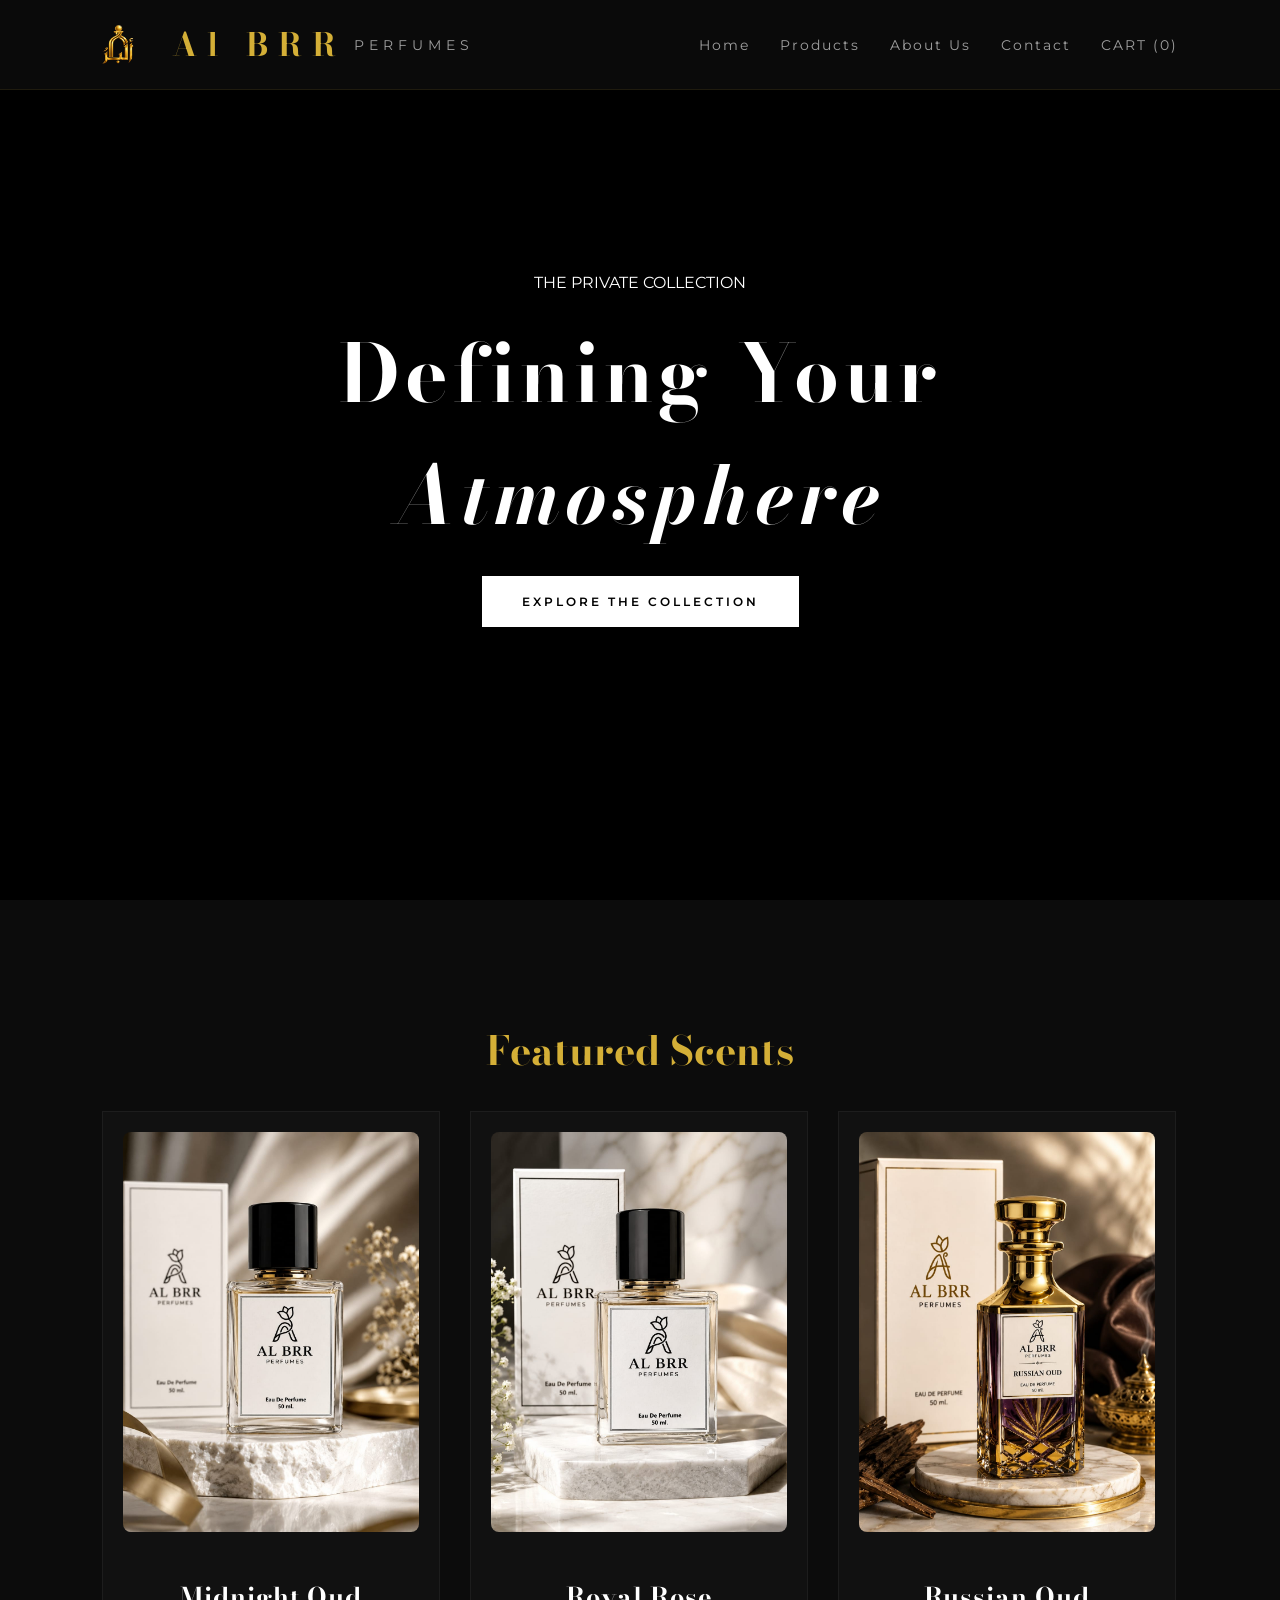
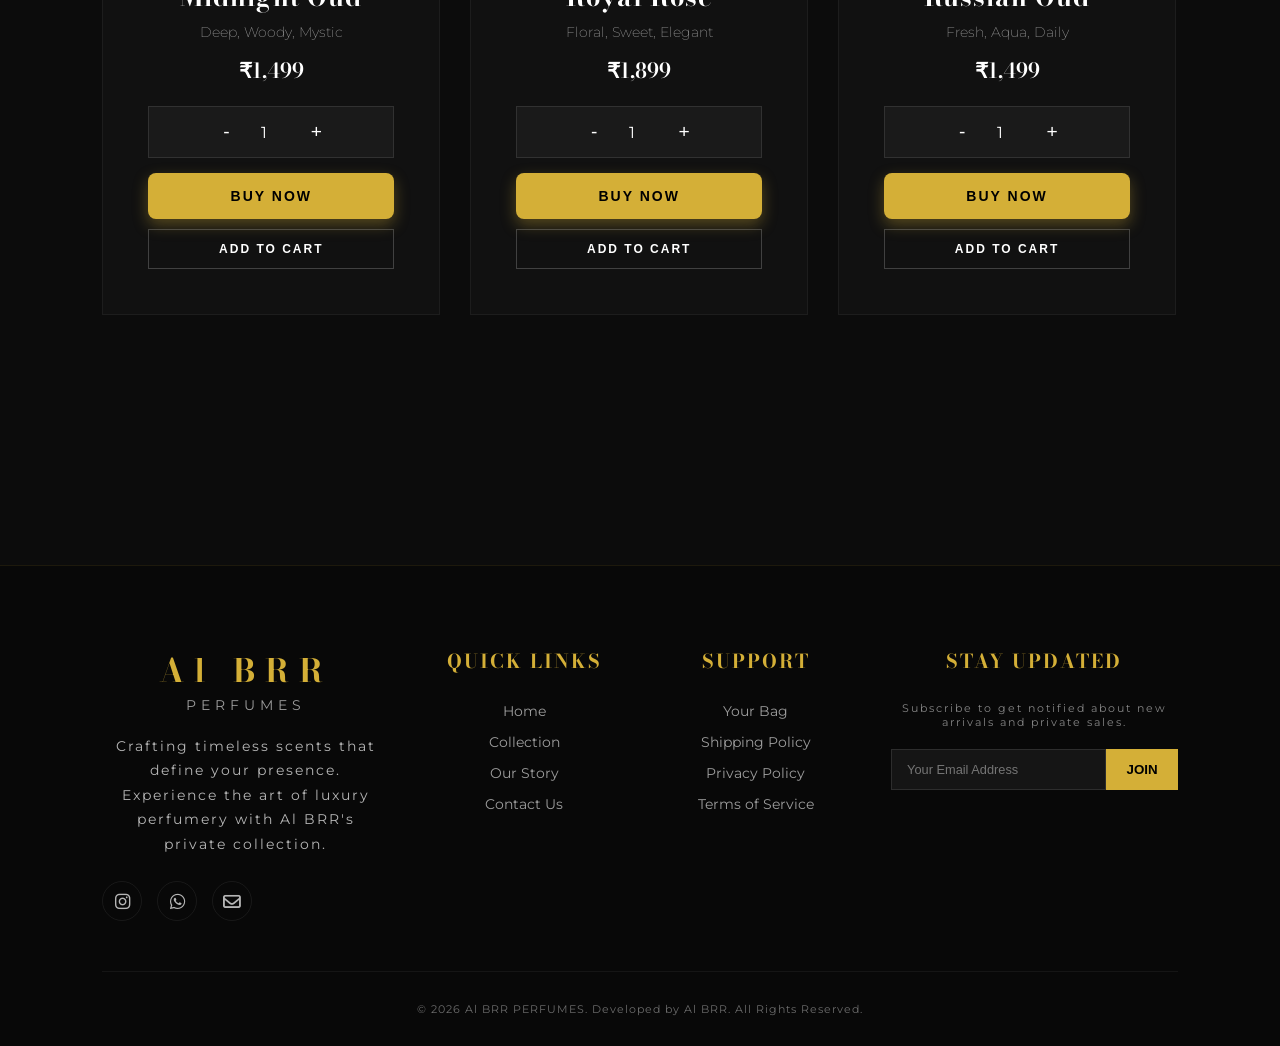
<file: index.html>
<!DOCTYPE html>
<html lang="en">

<head>
    <meta charset="UTF-8">
    <meta name="viewport" content="width=device-width, initial-scale=1.0">
    <title>Al BRR PERFUMES | Luxury Collection</title>
    <link rel="stylesheet" href="style.css">
    <link rel="stylesheet" href="https://cdnjs.cloudflare.com/ajax/libs/font-awesome/6.0.0/css/all.min.css">
    <link
        href="https://fonts.googleapis.com/css2?family=Bodoni+Moda:ital,wght@0,400;1,400&family=Montserrat:wght@200;400;600&display=swap"
        rel="stylesheet">
</head>

<body class="home-page">

    <nav>

        <div class="menu-toggle" onclick="toggleMenu()">
            ☰
        </div>

        <div class="logo">
            <img src="logo.png" alt="Al BRR Logo" class="nav-logo-img">
            <span class="BRR">Al BRR</span>
            <span class="p-text">PERFUMES</span>
        </div>

        <ul class="nav-links">
            <li><a href="index.html">Home</a></li>
            <li><a href="products.html">Products</a></li>
            <li><a href="about.html">About Us</a></li>
            <li><a href="contact.html">Contact</a></li>
            <li><a href="cart.html" class="cart-link">CART (0)</a></li>
        </ul>

    </nav>

    <header class="hero">
        <div class="hero-overlay"></div>
        <div class="hero-content">
            <p class="sub-heading">THE PRIVATE COLLECTION</p>
            <h1>Defining Your <br><i>Atmosphere</i></h1>
            <div class="action-btn">
                <a href="products.html" class="home-explore-btn">EXPLORE THE COLLECTION</a>
            </div>
        </div>
    </header>

    <section class="product-section" id="featured">
        <h2 class="section-title fade-in">Featured Scents</h2>
        <div class="horizontal-scroll-wrapper">
            <div class="product-grid horizontal-scroll">

                <div class="product-card">
                    <div class="product-img" style="background-image:url(Perfu1.jpeg);"></div>
                    <div class="p-info">
                        <h3>Midnight Oud</h3>
                        <p class="p-desc">Deep, Woody, Mystic</p>
                        <p class="p-price">₹1,499</p>
                        <div class="qty-selector">
                            <button onclick="changeQty(this,-1)">-</button>
                            <input type="number" value="1" min="1" readonly>
                            <button onclick="changeQty(this,1)">+</button>
                        </div>
                        <button class="buy-now-btn" onclick="buyNowWhatsApp('Midnight Oud','1499',this)">BUY
                            NOW</button>
                        <button class="add-to-cart-btn"
                            onclick="addToCartWithQty('Midnight Oud','1499','https://images.unsplash.com/photo-1541643600914-78b084683601?q=80&w=600',this)">ADD
                            TO CART</button>
                    </div>
                </div>

                <div class="product-card">
                    <div class="product-img" style="background-image:url('Perfu2.jpeg');"></div>
                    <div class="p-info">
                        <h3>Royal Rose</h3>
                        <p class="p-desc">Floral, Sweet, Elegant</p>
                        <p class="p-price">₹1,899</p>
                        <div class="qty-selector">
                            <button onclick="changeQty(this,-1)">-</button>
                            <input type="number" value="1" min="1" readonly>
                            <button onclick="changeQty(this,1)">+</button>
                        </div>
                        <button class="buy-now-btn" onclick="buyNowWhatsApp('Royal Rose','1899',this)">BUY NOW</button>
                        <button class="add-to-cart-btn"
                            onclick="addToCartWithQty('Royal Rose','1899','https://images.unsplash.com/photo-1594035910387-fea47794261f?q=80&w=600',this)">ADD
                            TO CART</button>
                    </div>
                </div>

                <div class="product-card">
                    <div class="product-img" style="background-image:url('Perfu3.jpeg');"></div>
                    <div class="p-info">
                        <h3>Russian Oud</h3>
                        <p class="p-desc">Fresh, Aqua, Daily</p>
                        <p class="p-price">₹1,499</p>
                        <div class="qty-selector">
                            <button onclick="changeQty(this,-1)">-</button>
                            <input type="number" value="1" min="1" readonly>
                            <button onclick="changeQty(this,1)">+</button>
                        </div>
                        <button class="buy-now-btn" onclick="buyNowWhatsApp('Oceanic Mist','1499',this)">BUY
                            NOW</button>
                        <button class="add-to-cart-btn"
                            onclick="addToCartWithQty('Oceanic Mist','1499','https://images.unsplash.com/photo-1523293182086-7651a899d37f?q=80&w=600',this)">ADD
                            TO CART</button>
                    </div>
                </div>

                <div class="product-card">
                    <div class="product-img"
                        style="background-image:url('https://images.unsplash.com/photo-1592945403244-b3fbafd7f539?q=80&w=600');">
                    </div>
                    <div class="p-info">
                        <h3>Golden Amber</h3>
                        <p class="p-desc">Warm, Spicy, Sensual</p>
                        <p class="p-price">₹2,199</p>
                        <div class="qty-selector">
                            <button onclick="changeQty(this,-1)">-</button>
                            <input type="number" value="1" min="1" readonly>
                            <button onclick="changeQty(this,1)">+</button>
                        </div>
                        <button class="buy-now-btn" onclick="buyNowWhatsApp('Golden Amber','2199',this)">BUY
                            NOW</button>
                        <button class="add-to-cart-btn"
                            onclick="addToCartWithQty('Golden Amber','2199','https://images.unsplash.com/photo-1592945403244-b3fbafd7f539?q=80&w=600',this)">ADD
                            TO CART</button>
                    </div>
                </div>

                <div class="product-card">
                    <div class="product-img"
                        style="background-image:url('https://images.unsplash.com/photo-1615634262417-0a6a8c7a5f1a?q=80&w=600');">
                    </div>
                    <div class="p-info">
                        <h3>Velvet Musk</h3>
                        <p class="p-desc">Soft, Musky, Smooth</p>
                        <p class="p-price">₹1,999</p>
                        <div class="qty-selector">
                            <button onclick="changeQty(this,-1)">-</button>
                            <input type="number" value="1" min="1" readonly>
                            <button onclick="changeQty(this,1)">+</button>
                        </div>
                        <button class="buy-now-btn" onclick="buyNowWhatsApp('Velvet Musk','1999',this)">BUY NOW</button>
                        <button class="add-to-cart-btn"
                            onclick="addToCartWithQty('Velvet Musk','1999','https://images.unsplash.com/photo-1615634262417-0a6a8c7a5f1a?q=80&w=600',this)">ADD
                            TO CART</button>
                    </div>
                </div>

                <div class="product-card">
                    <div class="product-img"
                        style="background-image:url('https://images.unsplash.com/photo-1595425970377-c9703cf48b6d?q=80&w=600');">
                    </div>
                    <div class="p-info">
                        <h3>Silver Rain</h3>
                        <p class="p-desc">Fresh, Cool</p>
                        <p class="p-price">₹1,599</p>
                        <div class="qty-selector">
                            <button onclick="changeQty(this,-1)">-</button>
                            <input type="number" value="1" min="1" readonly>
                            <button onclick="changeQty(this,1)">+</button>
                        </div>
                        <button class="buy-now-btn" onclick="buyNowWhatsApp('Silver Rain','1599',this)">BUY NOW</button>
                        <button class="add-to-cart-btn"
                            onclick="addToCartWithQty('Silver Rain','1599','https://images.unsplash.com/photo-1595425970377-c9703cf48b6d?q=80&w=600',this)">ADD
                            TO CART</button>
                    </div>
                </div>

                <div class="product-card">
                    <div class="product-img"
                        style="background-image:url('https://images.unsplash.com/photo-1600180758890-6b94519a8ba8?q=80&w=600');">
                    </div>
                    <div class="p-info">
                        <h3>Dark Vanilla</h3>
                        <p class="p-desc">Sweet, Warm</p>
                        <p class="p-price">₹2,099</p>
                        <div class="qty-selector">
                            <button onclick="changeQty(this,-1)">-</button>
                            <input type="number" value="1" min="1" readonly>
                            <button onclick="changeQty(this,1)">+</button>
                        </div>
                        <button class="buy-now-btn" onclick="buyNowWhatsApp('Dark Vanilla','2099',this)">BUY
                            NOW</button>
                        <button class="add-to-cart-btn"
                            onclick="addToCartWithQty('Dark Vanilla','2099','https://images.unsplash.com/photo-1600180758890-6b94519a8ba8?q=80&w=600',this)">ADD
                            TO CART</button>
                    </div>
                </div>

                <div class="product-card">
                    <div class="product-img"
                        style="background-image:url('https://images.unsplash.com/photo-1611080626919-7cf5a9f1f7c2?q=80&w=600');">
                    </div>
                    <div class="p-info">
                        <h3>Crystal Bloom</h3>
                        <p class="p-desc">Floral</p>
                        <p class="p-price">₹1,799</p>
                        <div class="qty-selector">
                            <button onclick="changeQty(this,-1)">-</button>
                            <input type="number" value="1" min="1" readonly>
                            <button onclick="changeQty(this,1)">+</button>
                        </div>
                        <button class="buy-now-btn" onclick="buyNowWhatsApp('Crystal Bloom','1799',this)">BUY
                            NOW</button>
                        <button class="add-to-cart-btn"
                            onclick="addToCartWithQty('Crystal Bloom','1799','https://images.unsplash.com/photo-1611080626919-7cf5a9f1f7c2?q=80&w=600',this)">ADD
                            TO CART</button>
                    </div>
                </div>

                <div class="product-card">
                    <div class="product-img"
                        style="background-image:url('https://images.unsplash.com/photo-1608571423539-e951a5b2d5fd?q=80&w=600');">
                    </div>
                    <div class="p-info">
                        <h3>Luxury Noir</h3>
                        <p class="p-desc">Bold</p>
                        <p class="p-price">₹2,699</p>
                        <div class="qty-selector">
                            <button onclick="changeQty(this,-1)">-</button>
                            <input type="number" value="1" min="1" readonly>
                            <button onclick="changeQty(this,1)">+</button>
                        </div>
                        <button class="buy-now-btn" onclick="buyNowWhatsApp('Luxury Noir','2699',this)">BUY NOW</button>
                        <button class="add-to-cart-btn"
                            onclick="addToCartWithQty('Luxury Noir','2699','https://images.unsplash.com/photo-1608571423539-e951a5b2d5fd?q=80&w=600',this)">ADD
                            TO CART</button>
                    </div>
                </div>

            </div>
        </div>
    </section>

    <footer class="main-footer">
        <div class="footer-container">
            <div class="footer-col">
                <div class="footer-logo">
                    <span class="BRR">Al BRR</span>
                    <span class="p-text">PERFUMES</span>
                </div>
                <p class="footer-about">Crafting timeless scents that define your presence. Experience the art of luxury
                    perfumery with Al BRR's private collection.</p>
                <div class="footer-socials">
                    <a href="https://www.instagram.com/albrrperfumerie?igsh=eXVzOGh2ZGd5ZmFk/" target="_blank"><i
                            class="fab fa-instagram"></i></a>
                    <a href="https://wa.me/919284411036" target="_blank"><i class="fab fa-whatsapp"></i></a>
                    <a href="mailto:albrrperfumerie@gmail.com"><i class="far fa-envelope"></i></a>
                </div>
            </div>

            <div class="footer-col">
                <h3>Quick Links</h3>
                <ul>
                    <li><a href="index.html">Home</a></li>
                    <li><a href="products.html">Collection</a></li>
                    <li><a href="about.html">Our Story</a></li>
                    <li><a href="contact.html">Contact Us</a></li>
                </ul>
            </div>

            <div class="footer-col">
                <h3>Support</h3>
                <ul>
                    <li><a href="cart.html">Your Bag</a></li>
                    <li><a href="#">Shipping Policy</a></li>
                    <li><a href="#">Privacy Policy</a></li>
                    <li><a href="#">Terms of Service</a></li>
                </ul>
            </div>

            <div class="footer-col">
                <h3>Stay Updated</h3>
                <p>Subscribe to get notified about new arrivals and private sales.</p>
                <form class="footer-subscribe">
                    <input type="email" placeholder="Your Email Address" required>
                    <button type="submit">JOIN</button>
                </form>
            </div>
        </div>
        <div class="footer-bottom">
            <p>&copy; 2026 Al BRR PERFUMES. Developed by Al BRR. All Rights Reserved.</p>
        </div>
    </footer>

    <a href="cart.html" class="mobile-cart-btn">
        🛒 View Cart
    </a>

    <script src="script.js"></script>
</body>

</html>

<div name=""></div>
</file>
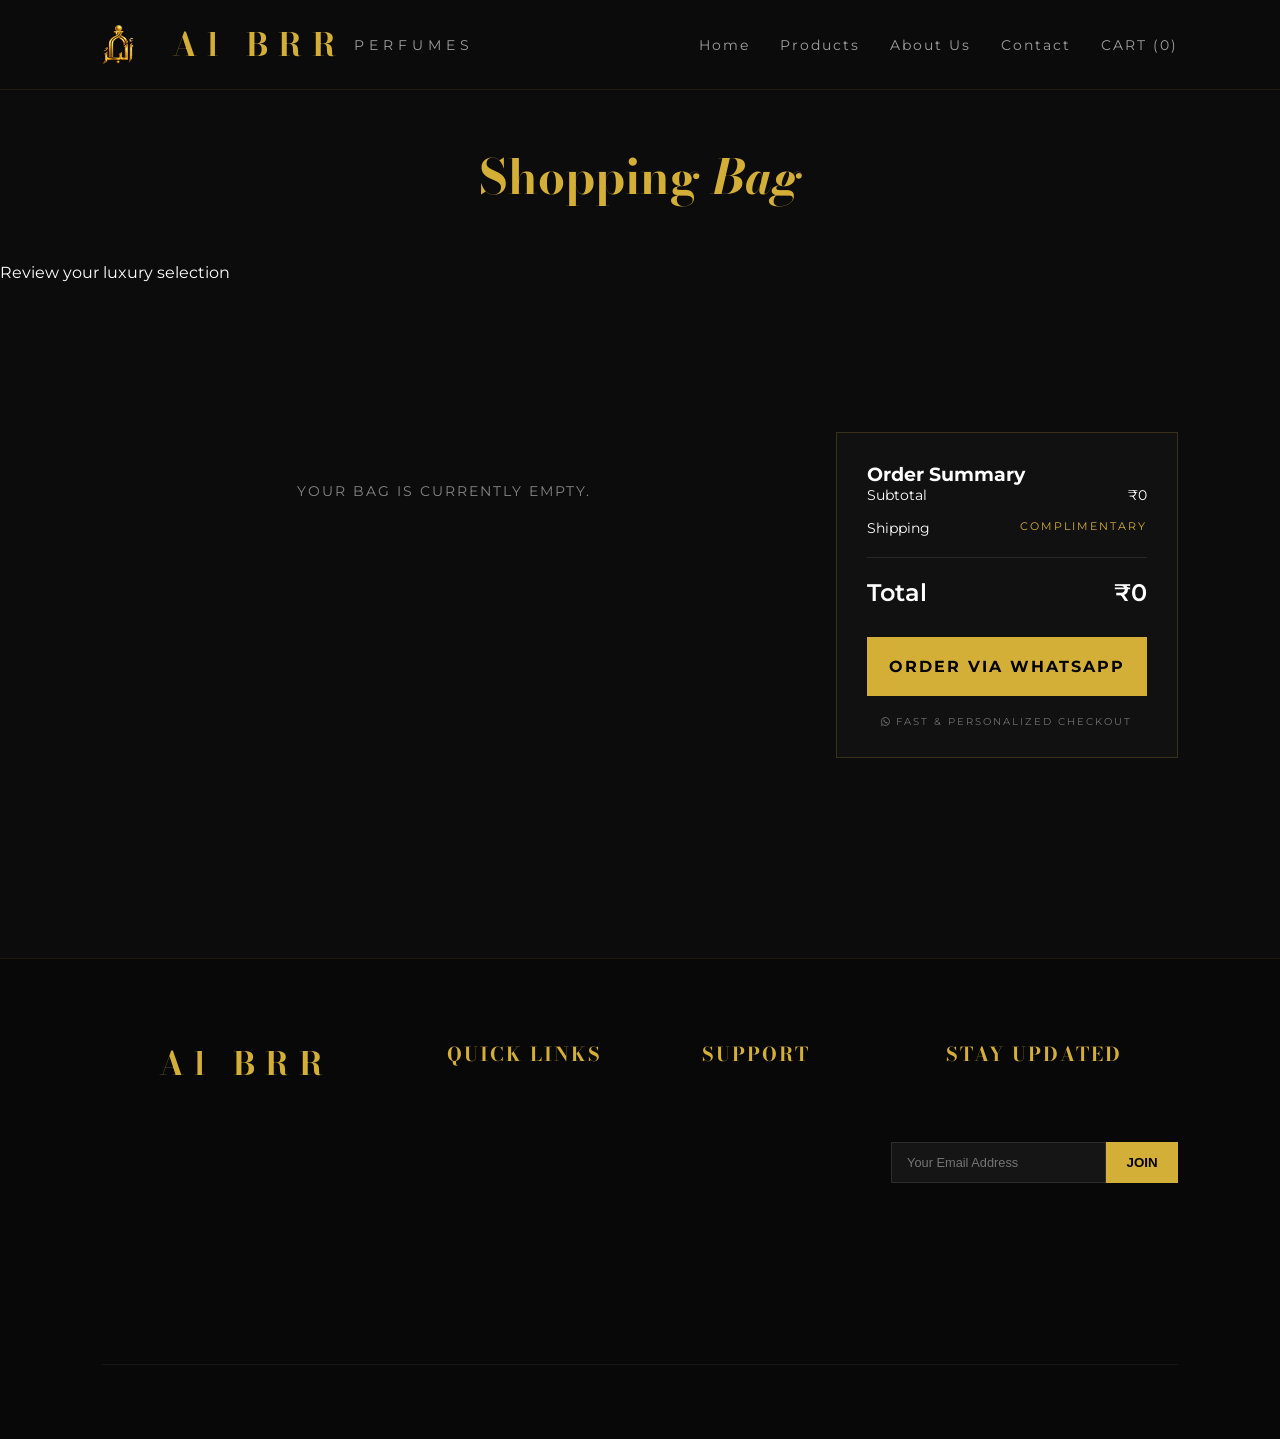
<file: cart.html>
<!DOCTYPE html>
<html lang="en">

<head>
    <meta charset="UTF-8">
    <meta name="viewport" content="width=device-width, initial-scale=1.0">
    <title>Your Bag | Al BRR PERFUMES</title>
    <link rel="stylesheet" href="style.css">
    <link rel="stylesheet" href="https://cdnjs.cloudflare.com/ajax/libs/font-awesome/6.0.0/css/all.min.css">
    <link
        href="https://fonts.googleapis.com/css2?family=Bodoni+Moda:ital,wght@0,400;1,400&family=Montserrat:wght@200;400;600&display=swap"
        rel="stylesheet">
</head>

<body class="cart-page">

    <nav>

        <div class="menu-toggle" onclick="toggleMenu()">
            ☰
        </div>

        <div class="logo">
            <img src="logo.png" alt="Al BRR Logo" class="nav-logo-img">
            <span class="BRR">Al BRR</span>
            <span class="p-text">PERFUMES</span>
        </div>

        <ul class="nav-links">
            <li><a href="index.html">Home</a></li>
            <li><a href="products.html">Products</a></li>
            <li><a href="about.html">About Us</a></li>
            <li><a href="contact.html">Contact</a></li>
            <li><a href="cart.html" class="cart-link">CART (0)</a></li>
        </ul>

    </nav>

    <header class="page-header" style="padding-top: 140px;">
        <h1 class="fade-in">Shopping <i>Bag</i></h1>
        <p class="sub-title">Review your luxury selection</p>
    </header>

    <section class="cart-container fade-in">
        <div class="cart-items">
            <p style="text-align: center; opacity: 0.5; padding: 50px;">Loading your selection...</p>
        </div>

        <div class="cart-summary">
            <h3>Order Summary</h3>
            <div class="summary-line">
                <span>Subtotal</span>
                <span>₹0</span>
            </div>
            <div class="summary-line">
                <span>Shipping</span>
                <span style="color: #d4af37; font-size: 0.7rem; letter-spacing: 2px;">COMPLIMENTARY</span>
            </div>
            <hr style="border: none; border-bottom: 1px solid rgba(255,255,255,0.1); margin: 20px 0;">
            <div class="summary-line total" style="font-size: 1.5rem; font-weight: 600;">
                <span>Total</span>
                <span>₹0</span>
            </div>

            <a href="javascript:void(0)" onclick="checkout()" class="checkout-btn">
                ORDER VIA WHATSAPP
            </a>

            <p style="font-size: 0.6rem; opacity: 0.4; text-align: center; margin-top: 20px; letter-spacing: 2px;">
                <i class="fab fa-whatsapp"></i> FAST & PERSONALIZED CHECKOUT
            </p>
        </div>
    </section>

    <footer class="main-footer">
        <div class="footer-container">
            <div class="footer-col">
                <div class="footer-logo">
                    <span class="BRR">Al BRR</span>
                    <span class="p-text">PERFUMES</span>
                </div>
                <p class="footer-about">Crafting timeless scents that define your presence. Experience the art of luxury
                    perfumery with Al BRR's private collection.</p>
                <div class="footer-socials">
                    <a href="https://www.instagram.com/albrrperfumerie?igsh=eXVzOGh2ZGd5ZmFk" target="_blank"><i
                            class="fab fa-instagram"></i></a>
                    <a href="https://wa.me/919284411036" target="_blank"><i class="fab fa-whatsapp"></i></a>
                    <a href="mailto:albrrperfumerie@gmail.com"><i class="far fa-envelope"></i></a>
                </div>
            </div>

            <div class="footer-col">
                <h3>Quick Links</h3>
                <ul>
                    <li><a href="index.html">Home</a></li>
                    <li><a href="products.html">Collection</a></li>
                    <li><a href="about.html">Our Story</a></li>
                    <li><a href="contact.html">Contact Us</a></li>
                </ul>
            </div>

            <div class="footer-col">
                <h3>Support</h3>
                <ul>
                    <li><a href="cart.html">Your Bag</a></li>
                    <li><a href="#">Shipping Policy</a></li>
                    <li><a href="#">Privacy Policy</a></li>
                    <li><a href="#">Terms of Service</a></li>
                </ul>
            </div>

            <div class="footer-col">
                <h3>Stay Updated</h3>
                <p>Subscribe to get notified about new arrivals and private sales.</p>
                <form class="footer-subscribe">
                    <input type="email" placeholder="Your Email Address" required>
                    <button type="submit">JOIN</button>
                </form>
            </div>
        </div>

        <div class="footer-bottom">
            <p>&copy; 2026 Al BRR PERFUMES. Developed by Al BRR All Rights Reserved.</p>
        </div>
    </footer>

    <a href="cart.html" class="mobile-cart-btn">
        🛒 View Cart
    </a>

    <script src="script.js"></script>
</body>

</html>
</file>
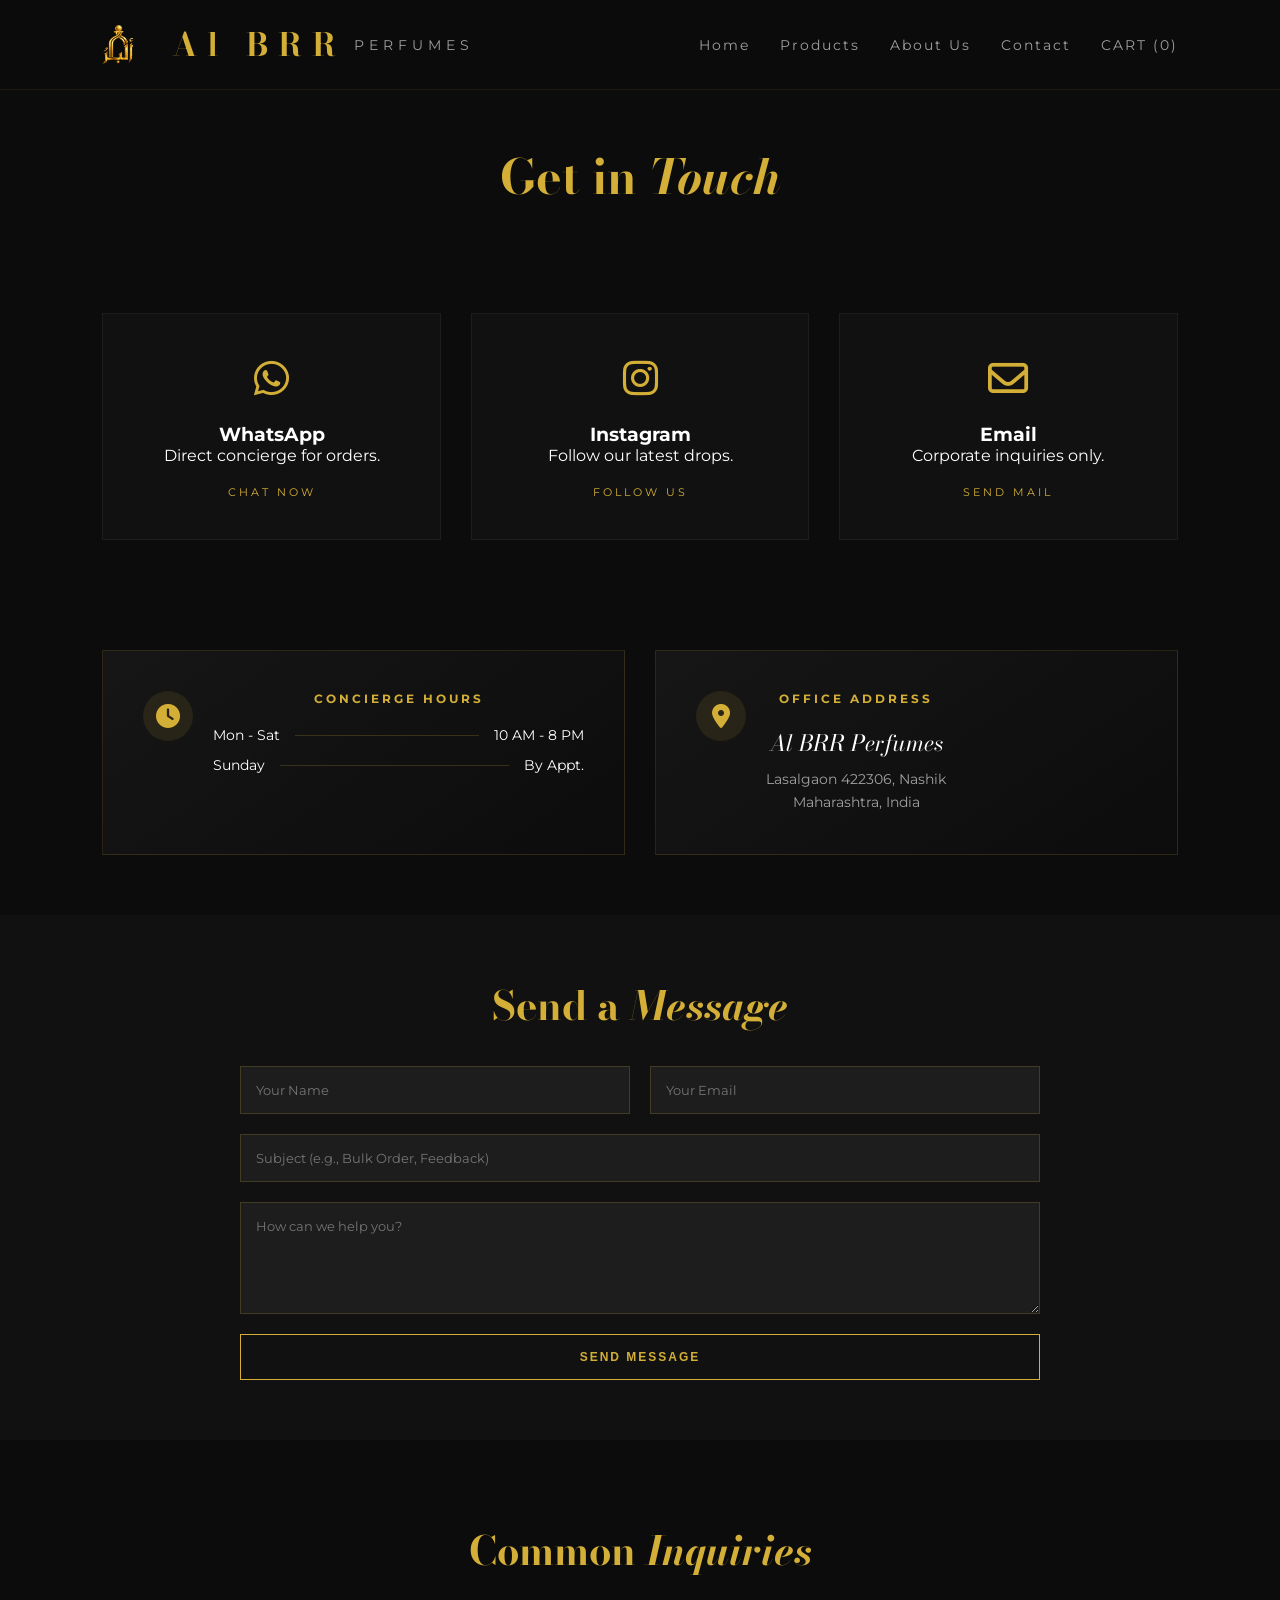
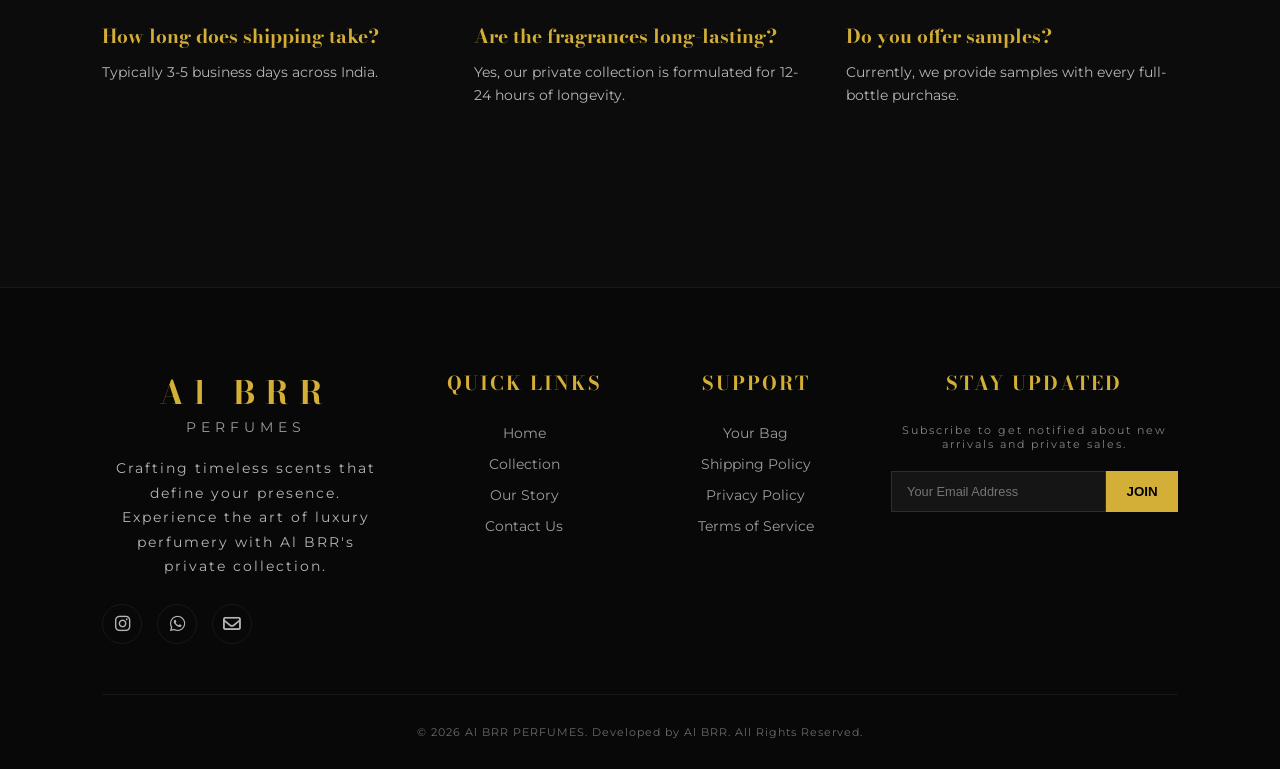
<file: contact.html>
<!DOCTYPE html>
<html lang="en">

<head>
    <meta charset="UTF-8">
    <meta name="viewport" content="width=device-width, initial-scale=1.0">
    <title>Contact | Al BRR PERFUMES</title>
    <link rel="stylesheet" href="style.css">
    <link rel="stylesheet" href="https://cdnjs.cloudflare.com/ajax/libs/font-awesome/6.0.0/css/all.min.css">
    <link
        href="https://fonts.googleapis.com/css2?family=Bodoni+Moda:ital,wght@0,400;1,400&family=Montserrat:wght@200;400;600&display=swap"
        rel="stylesheet">
</head>

<body>
    <nav>

        <div class="menu-toggle" onclick="toggleMenu()">
            ☰
        </div>

        <div class="logo">
            <img src="logo.png" alt="Al BRR Logo" class="nav-logo-img">
            <span class="BRR">Al BRR</span>
            <span class="p-text">PERFUMES</span>
        </div>

        <ul class="nav-links">
            <li><a href="index.html">Home</a></li>
            <li><a href="products.html">Products</a></li>
            <li><a href="about.html">About Us</a></li>
            <li><a href="contact.html">Contact</a></li>
            <li><a href="cart.html" class="cart-link">CART (0)</a></li>
        </ul>

    </nav>

    <header class="page-header" style="padding-top: 140px;">
        <h1>Get in <i>Touch</i></h1>
    </header>

    <section class="social-grid">
        <a href="https://wa.me/919284411036" target="_blank" class="social-card">
            <div class="icon-box"><i class="fab fa-whatsapp"></i></div>
            <h3>WhatsApp</h3>
            <p>Direct concierge for orders.</p>
            <span class="action-text">CHAT NOW</span>
        </a>

        <a href="https://www.instagram.com/albrrperfumerie?igsh=dXB4NW14ZzN5OGw5" target="_blank" class="social-card">
            <div class="icon-box"><i class="fab fa-instagram"></i></div>
            <h3>Instagram</h3>
            <p>Follow our latest drops.</p>
            <span class="action-text">FOLLOW US</span>
        </a>

        <a href="mailto:albrrperfumerie@gmail.com" class="social-card">
            <div class="icon-box"><i class="far fa-envelope"></i></div>
            <h3>Email</h3>
            <p>Corporate inquiries only.</p>
            <span class="action-text">SEND MAIL</span>
        </a>
    </section>

    <section class="contact-details fade-in">
        <div class="detail-box-premium">
            <div class="detail-icon"><i class="fas fa-clock"></i></div>
            <div class="detail-text" style="width: 100%;">
                <h4>CONCIERGE HOURS</h4>
                <div class="hours-row">
                    <span>Mon - Sat</span>
                    <span class="gold-sep"></span>
                    <span>10 AM - 8 PM</span>
                </div>
                <div class="hours-row">
                    <span>Sunday</span>
                    <span class="gold-sep"></span>
                    <span>By Appt.</span>
                </div>
            </div>
        </div>

        <div class="detail-box-premium">
            <div class="detail-icon"><i class="fas fa-map-marker-alt"></i></div>
            <div class="detail-text">
                <h4>OFFICE ADDRESS</h4>
                <p class="address-line">Al BRR Perfumes</p>
                <p class="address-sub">Lasalgaon 422306, Nashik</p>
                <p class="address-sub">Maharashtra, India</p>
            </div>
        </div>
    </section>

    <section class="contact-form-section fade-in">
        <div class="form-container">
            <h2 class="section-title">Send a <i>Message</i></h2>
            <form id="contact-form">
                <div class="input-group">
                    <input type="text" placeholder="Your Name" required>
                    <input type="email" placeholder="Your Email" required>
                </div>
                <input type="text" placeholder="Subject (e.g., Bulk Order, Feedback)">
                <textarea placeholder="How can we help you?" rows="5" required></textarea>
                <button type="submit" class="home-explore-btn"
                    style="width: 100%; border: 1px solid #d4af37; background: transparent; color: #d4af37; padding: 15px; cursor: pointer; transition: 0.3s; font-weight: 600; letter-spacing: 2px;">SEND
                    MESSAGE</button>
            </form>
        </div>
    </section>

    <section class="faq-section fade-in">
        <h2 class="section-title">Common <i>Inquiries</i></h2>
        <div class="faq-grid">
            <div class="faq-item">
                <h4>How long does shipping take?</h4>
                <p>Typically 3-5 business days across India.</p>
            </div>
            <div class="faq-item">
                <h4>Are the fragrances long-lasting?</h4>
                <p>Yes, our private collection is formulated for 12-24 hours of longevity.</p>
            </div>
            <div class="faq-item">
                <h4>Do you offer samples?</h4>
                <p>Currently, we provide samples with every full-bottle purchase.</p>
            </div>
        </div>
    </section>

    <footer class="main-footer">
        <div class="footer-container">
            <div class="footer-col">
                <div class="footer-logo">
                    <span class="BRR">Al BRR</span>
                    <span class="p-text">PERFUMES</span>
                </div>
                <p class="footer-about">Crafting timeless scents that define your presence. Experience the art of luxury
                    perfumery with Al BRR's private collection.</p>
                <div class="footer-socials">
                    <a href="https://www.instagram.com/albrrperfumerie?igsh=eXVzOGh2ZGd5ZmFk" target="_blank"><i
                            class="fab fa-instagram"></i></a>
                    <a href="https://wa.me/919284411036" target="_blank"><i class="fab fa-whatsapp"></i></a>
                    <a href="mailto:albrrperfumerie@gmail.com"><i class="far fa-envelope"></i></a>
                </div>
            </div>

            <div class="footer-col">
                <h3>Quick Links</h3>
                <ul>
                    <li><a href="index.html">Home</a></li>
                    <li><a href="products.html">Collection</a></li>
                    <li><a href="about.html">Our Story</a></li>
                    <li><a href="contact.html">Contact Us</a></li>
                </ul>
            </div>

            <div class="footer-col">
                <h3>Support</h3>
                <ul>
                    <li><a href="cart.html">Your Bag</a></li>
                    <li><a href="#">Shipping Policy</a></li>
                    <li><a href="#">Privacy Policy</a></li>
                    <li><a href="#">Terms of Service</a></li>
                </ul>
            </div>

            <div class="footer-col">
                <h3>Stay Updated</h3>
                <p>Subscribe to get notified about new arrivals and private sales.</p>
                <form class="footer-subscribe">
                    <input type="email" placeholder="Your Email Address" required>
                    <button type="submit">JOIN</button>
                </form>
            </div>
        </div>
        <div class="footer-bottom">
            <p>&copy; 2026 Al BRR PERFUMES. Developed by Al BRR. All Rights Reserved.</p>
        </div>
    </footer>

    <a href="cart.html" class="mobile-cart-btn">
        🛒 View Cart
    </a>

    <script src="script.js"></script>
</body>

</html>
</file>
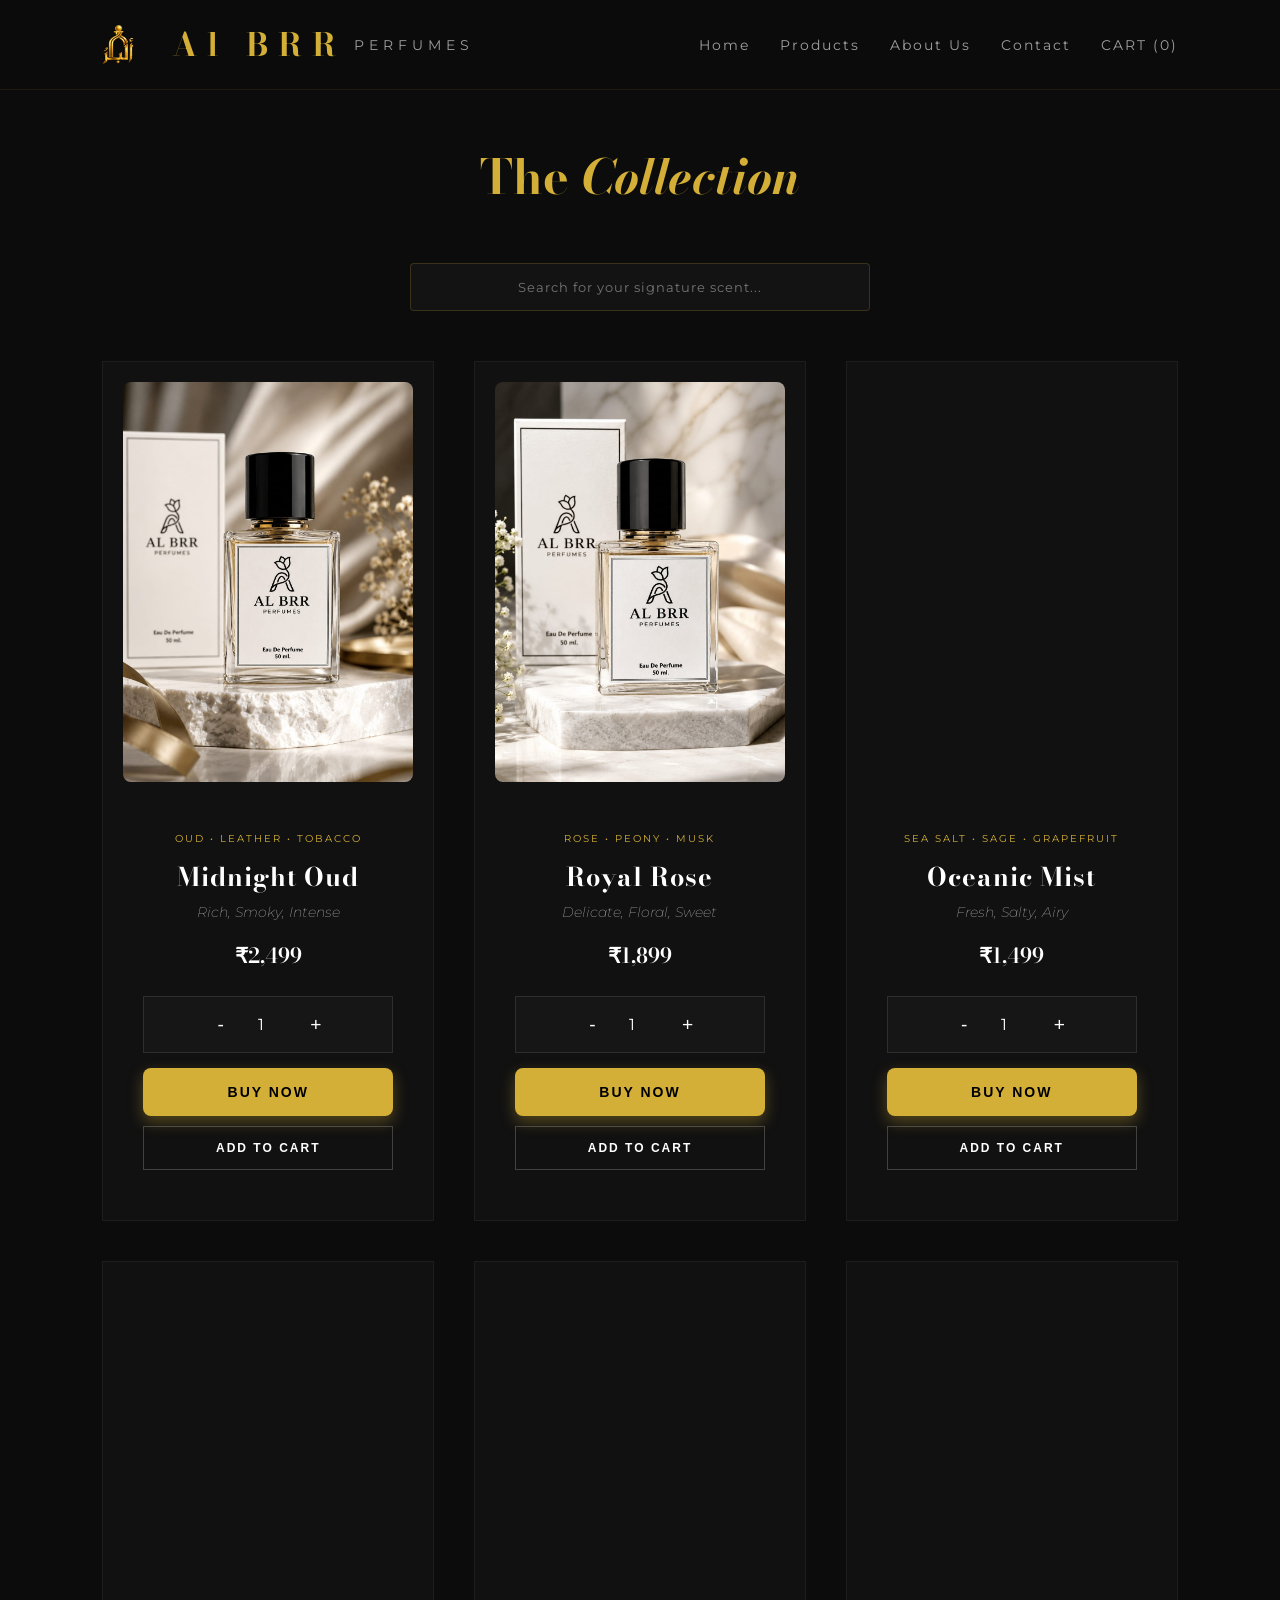
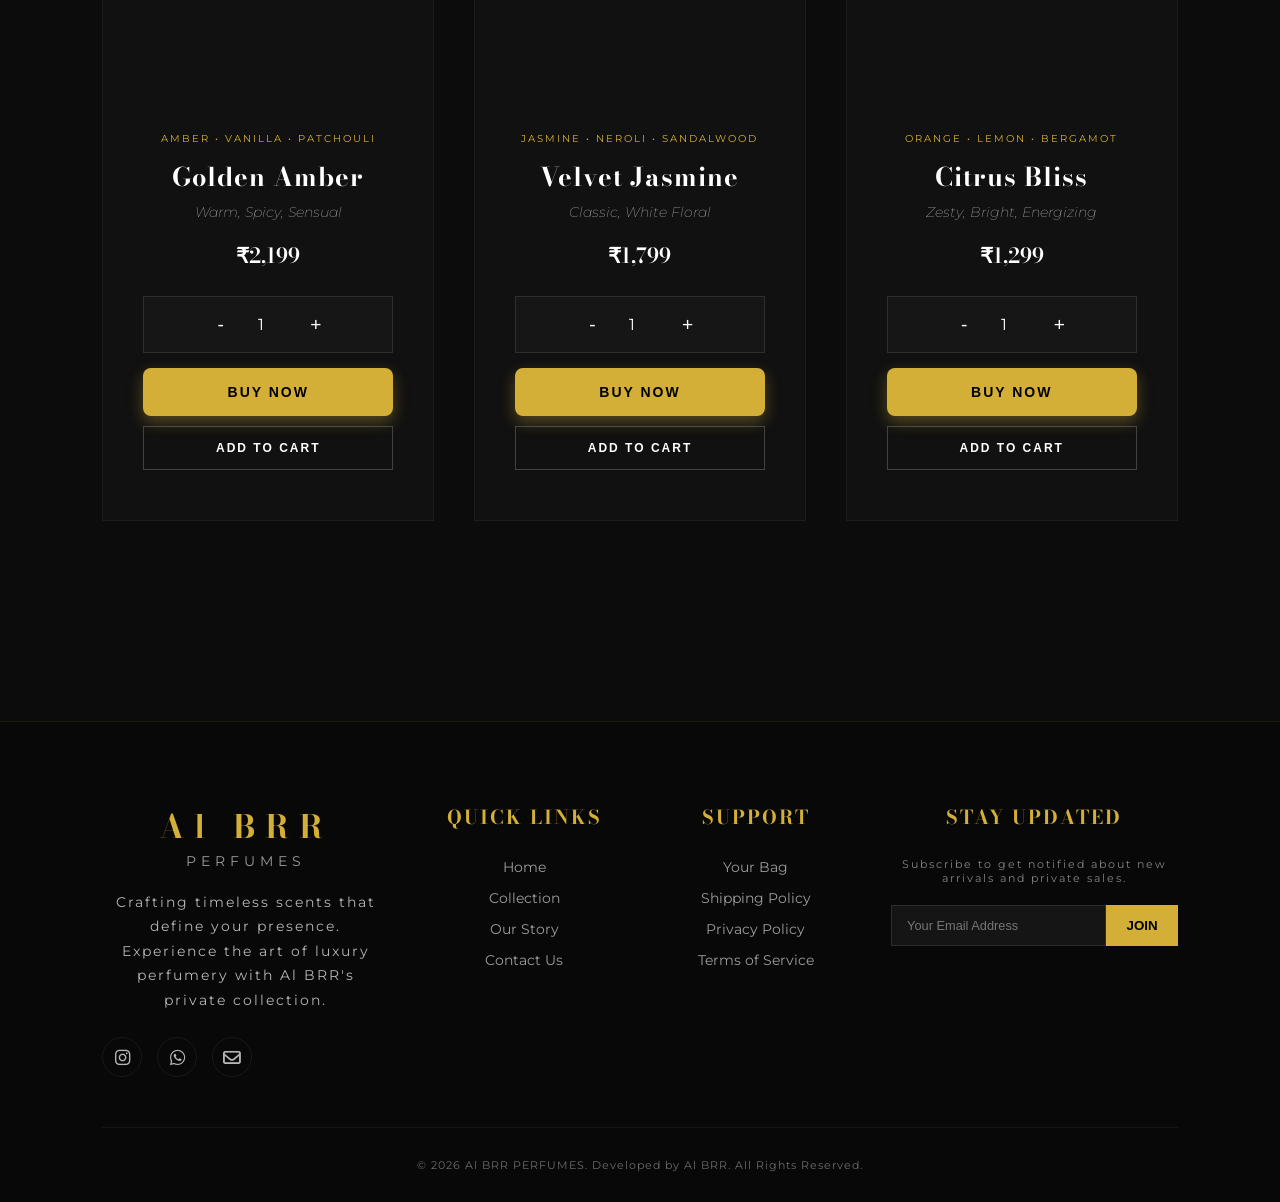
<file: products.html>
<!DOCTYPE html>
<html lang="en">

<head>
    <meta charset="UTF-8">
    <meta name="viewport" content="width=device-width, initial-scale=1.0">
    <title>The Collection | Al BRR PERFUMES</title>
    <link rel="stylesheet" href="style.css">
    <link rel="stylesheet" href="https://cdnjs.cloudflare.com/ajax/libs/font-awesome/6.0.0/css/all.min.css">
    <link
        href="https://fonts.googleapis.com/css2?family=Bodoni+Moda:ital,wght@0,400;1,400&family=Montserrat:wght@200;400;600&display=swap"
        rel="stylesheet">
    <style>
        /* --- Cleaned & Fixed CSS --- */
        .product-page-body {
            background: #0c0c0c;
            color: #fff;
        }

        .search-container {
            max-width: 500px;
            margin: 50px auto;
            padding: 0 20px;
        }

        .search-box {
            width: 100%;
            background: rgba(255, 255, 255, 0.03);
            border: 1px solid rgba(212, 175, 55, 0.2);
            padding: 15px 25px;
            color: #fff;
            font-family: 'Montserrat';
            outline: none;
            transition: 0.3s;
            text-align: center;
            letter-spacing: 1px;
        }

        .search-box:focus {
            border-color: #d4af37;
            background: rgba(212, 175, 55, 0.05);
        }

        .all-products {
            padding: 0 8% 100px;
        }

        .product-grid {
            display: grid;
            grid-template-columns: repeat(auto-fill, minmax(300px, 1fr));
            gap: 40px;
            max-width: 1300px;
            margin: 0 auto;
        }

        .product-card {
            background: #111;
            border: 1px solid rgba(255, 255, 255, 0.05);
            transition: 0.4s ease;
            display: flex;
            flex-direction: column;
        }

        .product-card:hover {
            transform: translateY(-10px);
            border-color: #d4af37;
        }

        .product-img {
            width: 100%;
            height: 400px;
            background-size: cover;
            background-position: center;
        }

        .p-info {
            padding: 30px 20px;
            text-align: center;
        }

        .notes-preview {
            font-size: 0.65rem;
            color: #d4af37;
            letter-spacing: 2px;
            margin-bottom: 12px;
            display: block;
            text-transform: uppercase;
        }

        .product-card h3 {
            font-family: 'Bodoni Moda', serif;
            font-size: 1.6rem;
            margin-bottom: 8px;
        }

        .p-desc {
            font-size: 0.85rem;
            opacity: 0.6;
            margin-bottom: 20px;
            font-style: italic;
        }

        .p-price {
            font-size: 1.3rem;
            margin-bottom: 25px;
            font-weight: 600;
            color: #fff;
        }

        .qty-selector {
            display: flex;
            border: 1px solid rgba(255, 255, 255, 0.1);
            margin-bottom: 15px;
            justify-content: center;
            background: rgba(255, 255, 255, 0.02);
        }

        .qty-selector button {
            background: none;
            border: none;
            color: #fff;
            width: 45px;
            height: 45px;
            cursor: pointer;
            font-size: 1.2rem;
        }

        .qty-selector input {
            width: 50px;
            background: none;
            border: none;
            color: #fff;
            text-align: center;
            font-family: 'Montserrat';
        }

        .buy-now-btn {
            width: 100%;
            padding: 16px;
            background: #d4af37;
            color: #000;
            border: none;
            font-weight: 600;
            letter-spacing: 2px;
            cursor: pointer;
            margin-bottom: 10px;
            transition: 0.3s;
        }

        .buy-now-btn:hover {
            background: #fff;
        }

        .add-to-cart-btn {
            width: 100%;
            padding: 14px;
            background: transparent;
            color: #fff;
            border: 1px solid rgba(255, 255, 255, 0.2);
            font-size: 0.75rem;
            letter-spacing: 2px;
            cursor: pointer;
            transition: 0.3s;
        }

        .add-to-cart-btn:hover {
            border-color: #d4af37;
            color: #d4af37;
        }

        @media (max-width: 768px) {
            .product-grid {
                grid-template-columns: 1fr;
                max-width: 400px;
            }

            .product-img {
                height: 350px;
            }
        }
    </style>
</head>

<body class="product-page-body">

    <nav>

        <div class="menu-toggle" onclick="toggleMenu()">
            ☰
        </div>

        <div class="logo">
            <img src="logo.png" alt="Al BRR Logo" class="nav-logo-img">
            <span class="BRR">Al BRR</span>
            <span class="p-text">PERFUMES</span>
        </div>

        <ul class="nav-links">
            <li><a href="index.html">Home</a></li>
            <li><a href="products.html">Products</a></li>
            <li><a href="about.html">About Us</a></li>
            <li><a href="contact.html">Contact</a></li>
            <li><a href="cart.html" class="cart-link">CART (0)</a></li>
        </ul>

    </nav>

    <header class="page-header" style="padding-top: 140px;">
        <h1 class="fade-in">The <i>Collection</i></h1>
    </header>


    <div class="search-container fade-in">
        <input type="text" placeholder="Search for your signature scent..." class="search-box">
    </div>

    <section class="all-products">
        <div class="product-grid">

            <div class="product-card">
                <div class="product-img" style="background-image: url('Perfu1.jpeg');"></div>
                <div class="p-info">
                    <span class="notes-preview">Oud • Leather • Tobacco</span>
                    <h3>Midnight Oud</h3>
                    <p class="p-desc">Rich, Smoky, Intense</p>
                    <p class="p-price">₹2,499</p>
                    <div class="qty-selector">
                        <button onclick="changeQty(this, -1)">-</button>
                        <input type="number" value="1" min="1" readonly>
                        <button onclick="changeQty(this, 1)">+</button>
                    </div>
                    <button class="buy-now-btn" onclick="buyNowWhatsApp('Midnight Oud', '2499', this)">BUY NOW</button>
                    <button class="add-to-cart-btn"
                        onclick="addToCartWithQty('Midnight Oud', '2499', 'https://images.unsplash.com/photo-1541643600914-78b084683601?q=80&w=600', this)">ADD
                        TO CART</button>
                </div>
            </div>

            <div class="product-card">
                <div class="product-img" style="background-image: url('Perfu2.jpeg');"></div>
                <div class="p-info">
                    <span class="notes-preview">Rose • Peony • Musk</span>
                    <h3>Royal Rose</h3>
                    <p class="p-desc">Delicate, Floral, Sweet</p>
                    <p class="p-price">₹1,899</p>
                    <div class="qty-selector">
                        <button onclick="changeQty(this, -1)">-</button>
                        <input type="number" value="1" min="1" readonly>
                        <button onclick="changeQty(this, 1)">+</button>
                    </div>
                    <button class="buy-now-btn" onclick="buyNowWhatsApp('Royal Rose', '1899', this)">BUY NOW</button>
                    <button class="add-to-cart-btn"
                        onclick="addToCartWithQty('Royal Rose', '1899', 'https://images.unsplash.com/photo-1594035910387-fea47794261f?q=80&w=600', this)">ADD
                        TO CART</button>
                </div>
            </div>

            <div class="product-card">
                <div class="product-img"
                    style="background-image: url('https://images.unsplash.com/photo-1523293182086-7651a899d37f?q=80&w=600');">
                </div>
                <div class="p-info">
                    <span class="notes-preview">Sea Salt • Sage • Grapefruit</span>
                    <h3>Oceanic Mist</h3>
                    <p class="p-desc">Fresh, Salty, Airy</p>
                    <p class="p-price">₹1,499</p>
                    <div class="qty-selector">
                        <button onclick="changeQty(this, -1)">-</button>
                        <input type="number" value="1" min="1" readonly>
                        <button onclick="changeQty(this, 1)">+</button>
                    </div>
                    <button class="buy-now-btn" onclick="buyNowWhatsApp('Oceanic Mist', '1499', this)">BUY NOW</button>
                    <button class="add-to-cart-btn"
                        onclick="addToCartWithQty('Oceanic Mist', '1499', 'https://images.unsplash.com/photo-1523293182086-7651a899d37f?q=80&w=600', this)">ADD
                        TO CART</button>
                </div>
            </div>

            <div class="product-card">
                <div class="product-img"
                    style="background-image: url('https://images.unsplash.com/photo-1592945403244-b3fbafd7f539?q=80&w=600');">
                </div>
                <div class="p-info">
                    <span class="notes-preview">Amber • Vanilla • Patchouli</span>
                    <h3>Golden Amber</h3>
                    <p class="p-desc">Warm, Spicy, Sensual</p>
                    <p class="p-price">₹2,199</p>
                    <div class="qty-selector">
                        <button onclick="changeQty(this, -1)">-</button>
                        <input type="number" value="1" min="1" readonly>
                        <button onclick="changeQty(this, 1)">+</button>
                    </div>
                    <button class="buy-now-btn" onclick="buyNowWhatsApp('Golden Amber', '2199', this)">BUY NOW</button>
                    <button class="add-to-cart-btn"
                        onclick="addToCartWithQty('Golden Amber', '2199', 'https://images.unsplash.com/photo-1592945403244-b3fbafd7f539?q=80&w=600', this)">ADD
                        TO CART</button>
                </div>
            </div>

            <div class="product-card">
                <div class="product-img"
                    style="background-image: url('https://images.pexels.com/photos/1961795/pexels-photo-1961795.jpeg?auto=compress&cs=tinysrgb&w=600');">
                </div>
                <div class="p-info">
                    <span class="notes-preview">Jasmine • Neroli • Sandalwood</span>
                    <h3>Velvet Jasmine</h3>
                    <p class="p-desc">Classic, White Floral</p>
                    <p class="p-price">₹1,799</p>
                    <div class="qty-selector">
                        <button onclick="changeQty(this, -1)">-</button>
                        <input type="number" value="1" min="1" readonly>
                        <button onclick="changeQty(this, 1)">+</button>
                    </div>
                    <button class="buy-now-btn" onclick="buyNowWhatsApp('Velvet Jasmine', '1799', this)">BUY
                        NOW</button>
                    <button class="add-to-cart-btn"
                        onclick="addToCartWithQty('Velvet Jasmine', '1799', 'https://images.pexels.com/photos/1961795/pexels-photo-1961795.jpeg?auto=compress&cs=tinysrgb&w=600', this)">ADD
                        TO CART</button>
                </div>
            </div>

            <div class="product-card">
                <div class="product-img"
                    style="background-image: url('https://images.pexels.com/photos/3059609/pexels-photo-3059609.jpeg?auto=compress&cs=tinysrgb&w=600');">
                </div>
                <div class="p-info">
                    <span class="notes-preview">Orange • Lemon • Bergamot</span>
                    <h3>Citrus Bliss</h3>
                    <p class="p-desc">Zesty, Bright, Energizing</p>
                    <p class="p-price">₹1,299</p>
                    <div class="qty-selector">
                        <button onclick="changeQty(this, -1)">-</button>
                        <input type="number" value="1" min="1" readonly>
                        <button onclick="changeQty(this, 1)">+</button>
                    </div>
                    <button class="buy-now-btn" onclick="buyNowWhatsApp('Citrus Bliss', '1299', this)">BUY NOW</button>
                    <button class="add-to-cart-btn"
                        onclick="addToCartWithQty('Citrus Bliss', '1299', 'https://images.pexels.com/photos/3059609/pexels-photo-3059609.jpeg?auto=compress&cs=tinysrgb&w=600', this)">ADD
                        TO CART</button>
                </div>
            </div>

        </div>
    </section>

    <footer class="main-footer">
        <div class="footer-container">
            <div class="footer-col">
                <div class="footer-logo">
                    <span class="BRR">Al BRR</span>
                    <span class="p-text">PERFUMES</span>
                </div>
                <p class="footer-about">Crafting timeless scents that define your presence. Experience the art of luxury
                    perfumery with Al BRR's private collection.</p>
                <div class="footer-socials">
                    <a href="https://www.instagram.com/albrrperfumerie?igsh=eXVzOGh2ZGd5ZmFk" target="_blank"><i
                            class="fab fa-instagram"></i></a>
                    <a href="https://wa.me/919284411036" target="_blank"><i class="fab fa-whatsapp"></i></a>
                    <a href="mailto:albrrperfumerie@gmail.com"><i class="far fa-envelope"></i></a>
                </div>
            </div>

            <div class="footer-col">
                <h3>Quick Links</h3>
                <ul>
                    <li><a href="index.html">Home</a></li>
                    <li><a href="products.html">Collection</a></li>
                    <li><a href="about.html">Our Story</a></li>
                    <li><a href="contact.html">Contact Us</a></li>
                </ul>
            </div>

            <div class="footer-col">
                <h3>Support</h3>
                <ul>
                    <li><a href="cart.html">Your Bag</a></li>
                    <li><a href="#">Shipping Policy</a></li>
                    <li><a href="#">Privacy Policy</a></li>
                    <li><a href="#">Terms of Service</a></li>
                </ul>
            </div>

            <div class="footer-col">
                <h3>Stay Updated</h3>
                <p>Subscribe to get notified about new arrivals and private sales.</p>
                <form class="footer-subscribe">
                    <input type="email" placeholder="Your Email Address" required>
                    <button type="submit">JOIN</button>
                </form>
            </div>
        </div>
        <div class="footer-bottom">
            <p>&copy; 2026 Al BRR PERFUMES. Developed by Al BRR. All Rights Reserved.</p>
        </div>
    </footer>

    <a href="cart.html" class="mobile-cart-btn">
        🛒 View Cart
    </a>

    <script src="script.js"></script>
</body>

</html>
</file>
<file: style.css>
/* =========================================
   1. GLOBAL SETTINGS & RESET
   ========================================= */
* {
    margin: 0;
    padding: 0;
    box-sizing: border-box;
}

body {
    background-color: #0c0c0c;
    color: #ffffff;
    font-family: 'Montserrat', sans-serif;
    overflow-x: hidden;
    -webkit-font-smoothing: antialiased;
}

/* =========================================
   2. NAVIGATION (fixed Glassmorphism)
   ========================================= */

   /* Align logo container elements side-by-side */
.logo {
    display: flex;
    align-items: center;
    gap: 8px; 
}

/* Control logo size */
.nav-logo-img {
    height: 40px; /* Adjust size to match your navbar height */
    width: auto;
    object-fit: contain;
    padding-right: 30px;
}

nav,
.inner-nav {
    padding: 20px 8%;
    display: flex;
    justify-content: space-between;
    align-items: center;
    position: fixed;
    width: 100%;
    z-index: 1000;
    background: rgba(12, 12, 12, 0.9);
    backdrop-filter: blur(10px);
    border-bottom: 1px solid rgba(212, 175, 55, 0.1);
}

.logo {
    text-align: center;
}

.BRR {
    font-family: 'Bodoni Moda', serif;
    font-size: 2rem;
    letter-spacing: 10px;
    color: #d4af37;
    display: block;
    font-weight: 700;
}

.p-text {
    font-size: 0.9rem;
    letter-spacing: 5px;
    opacity: 0.6;
    color: #fff;
}

.nav-links {
    list-style: none;
    display: flex;
    gap: 30px;
}

.nav-links a {
    text-decoration: none;
    color: #fff;
    font-size: 0.9rem;
    letter-spacing: 2px;
    opacity: 0.6;
    transition: 0.3s;
}

.nav-links a.active,
.nav-links a:hover {
    opacity: 1;
    color: #d4af37;
}

/* =========================================
   3. HERO SECTION (Home Page)
   ========================================= */
.hero {
    height: 100vh;
    display: flex;
    align-items: center;
    justify-content: center;
    position: relative;
    background: #000;
}

.hero-overlay {
    position: absolute;
    top: 0;
    left: 0;
    width: 100%;
    height: 100%;
    background: linear-gradient(rgba(0, 0, 0, 0.5), rgba(0, 0, 0, 0.8)),
        url('https://images.unsplash.com/photo-1592945403244-b3fbafd7f539?q=80&w=2000');
    background-size: cover;
    background-position: center;
    z-index: 1;
}

.hero-content {
    position: relative;
    z-index: 2;
    text-align: center;
}

.hero h1 {
    font-family: 'Bodoni Moda', serif;
    font-size: clamp(2.5rem, 8vw, 5rem);
    margin: 20px 0;
    letter-spacing: 5px;
}

.home-explore-btn {
    text-decoration: none;
    background: #fff;
    color: #000;
    padding: 18px 40px;
    font-size: 0.75rem;
    font-weight: 600;
    letter-spacing: 3px;
    display: inline-block;
    transition: 0.4s;
}

.home-explore-btn:hover {
    background: #d4af37;
    color: #fff;
}

/* =========================================
   4. PRODUCT GRID & QUANTITY SELECTOR
   ========================================= */
.product-section,
.all-products {
    padding: 120px 8% 80px;
}

.section-title,
.page-header h1 {
    text-align: center;
    font-family: 'Bodoni Moda', serif;
    font-size: 3rem;
    color: #d4af37;
    margin-bottom: 50px;
}

.product-grid {
    display: grid;
    grid-template-columns: repeat(auto-fit, minmax(280px, 1fr));
    gap: 40px;
}

.product-card {
    background: #111;
    padding: 20px;
    border: 1px solid rgba(255, 255, 255, 0.05);
    transition: 0.4s;
}

.product-card:hover {
    border-color: #d4af37;
    transform: translateY(-5px);
}

.product-img {
    height: 350px;
    background-size: cover;
    background-position: center;
    margin-bottom: 20px;
}

.p-info h3 {
    font-family: 'Bodoni Moda', serif;
    margin-bottom: 10px;
    font-size: 1.4rem;
}

.p-desc {
    font-size: 0.8rem;
    opacity: 0.5;
    margin-bottom: 15px;
}

.p-price {
    color: #d4af37;
    font-weight: 600;
    font-size: 1.2rem;
    margin-bottom: 20px;
}

/* Qty Buttons Styling */
.qty-selector {
    display: flex;
    align-items: center;
    justify-content: space-between;
    background: #1a1a1a;
    border: 1px solid rgba(212, 175, 55, 0.3);
    margin-bottom: 15px;
    padding: 5px;
}

.qty-selector button {
    background: none;
    border: none;
    color: #d4af37;
    width: 40px;
    height: 35px;
    cursor: pointer;
    font-size: 1.2rem;
}

.qty-selector input {
    width: 50px;
    text-align: center;
    background: none;
    border: none;
    color: #fff;
    font-family: inherit;
    font-size: 1rem;
}

.add-to-cart-btn {
    width: 100%;
    padding: 15px;
    background: transparent;
    color: #fff;
    border: 1px solid #d4af37;
    cursor: pointer;
    letter-spacing: 2px;
    font-weight: 600;
    transition: 0.3s;
}

.add-to-cart-btn:hover {
    background: #d4af37;
    color: #000;
}

/* =========================================
   5. ABOUT PAGE (Our Story)
   ========================================= */
.about-hero {
    height: 60vh;
    background: linear-gradient(rgba(0, 0, 0, 0.7), rgba(0, 0, 0, 0.7)),
        url('https://images.pexels.com/photos/1961795/pexels-photo-1961795.jpeg?auto=compress&cs=tinysrgb&w=1200');
    background-size: cover;
    background-position: center;
    display: flex;
    align-items: center;
    justify-content: center;
    text-align: center;
}

.story-section {
    padding: 100px 8%;
}

.story-container {
    display: flex;
    align-items: center;
    gap: 60px;
    max-width: 1200px;
    margin: 0 auto;
}

.story-text {
    flex: 1;
}

.story-text h2 {
    font-family: 'Bodoni Moda', serif;
    font-size: 2.5rem;
    margin-bottom: 20px;
    color: #d4af37;
}

.story-text p {
    line-height: 1.8;
    opacity: 0.8;
    margin-bottom: 20px;
}

.story-image {
    flex: 1;
}

.story-image img {
    width: 100%;
    height: 500px;
    object-fit: cover;
    border: 1px solid #d4af37;
}

.values-grid {
    display: grid;
    grid-template-columns: repeat(3, 1fr);
    padding: 60px 8%;
    text-align: center;
    background: #080808;
}

/* =========================================
   6. CONTACT PAGE (Social Cards)
   ========================================= */
.social-grid {
    display: grid;
    grid-template-columns: repeat(auto-fit, minmax(250px, 1fr));
    gap: 30px;
    padding: 50px 8%;
}

.social-card {
    background: #111;
    padding: 40px;
    text-align: center;
    text-decoration: none;
    color: #fff;
    border: 1px solid rgba(255, 255, 255, 0.05);
    transition: 0.3s;
}

.social-card:hover {
    border-color: #d4af37;
    transform: translateY(-5px);
}

.icon-box {
    font-size: 2.5rem;
    color: #d4af37;
    margin-bottom: 20px;
}

.action-text {
    display: block;
    margin-top: 20px;
    font-size: 0.7rem;
    letter-spacing: 3px;
    color: #d4af37;
}

.contact-details {
    display: flex;
    justify-content: space-around;
    padding: 80px 8%;
    background: #080808;
    text-align: center;
}

/* =========================================
   7. CART PAGE (Shopping Bag)
   ========================================= */
.cart-container {
    display: grid;
    grid-template-columns: 2fr 1fr;
    gap: 50px;
    padding: 150px 8% 100px;
}

.cart-item {
    display: flex;
    align-items: center;
    gap: 20px;
    background: #111;
    padding: 20px;
    margin-bottom: 20px;
}

.cart-item img {
    width: 100px;
    height: 120px;
    object-fit: cover;
}

.cart-summary {
    background: #111;
    padding: 30px;
    height: fit-content;
    border: 1px solid rgba(212, 175, 55, 0.2);
}

.summary-line {
    display: flex;
    justify-content: space-between;
    margin-bottom: 15px;
    font-size: 0.9rem;
}

.checkout-btn {
    display: block;
    width: 100%;
    background: #d4af37;
    color: #000;
    text-align: center;
    padding: 20px;
    text-decoration: none;
    font-weight: 700;
    letter-spacing: 2px;
    margin-top: 30px;
}

/* =========================================
   8. FOOTER & UTILS (FIXED FOR HOME)
   ========================================= */
footer,
.footer {
    padding: 80px 0;
    text-align: center;
    background: #000;
    border-top: 1px solid rgba(255, 255, 255, 0.05);
    width: 100%;
    clear: both;
}

footer p,
.footer p {
    font-size: 0.7rem;
    letter-spacing: 2px;
    opacity: 0.5;
}

.fade-in {
    animation: fadeIn 1s ease-in forwards;
}

@keyframes fadeIn {
    from {
        opacity: 0;
        transform: translateY(20px);
    }

    to {
        opacity: 1;
        transform: translateY(0);
    }
}

/* Style for X Button in Cart */
.remove-x-btn {
    background: none;
    border: none;
    color: rgba(255, 255, 255, 0.4);
    font-size: 1.8rem;
    cursor: pointer;
    transition: 0.3s;
}

.remove-x-btn:hover {
    color: #ff4444;
    transform: scale(1.2);
}

/* Horizontal Scroll Fixes */
.horizontal-scroll-wrapper {
    position: relative;
    width: 100%;
    padding: 20px 0;
}

.product-grid.horizontal-scroll {
    display: flex;
    overflow-x: auto;
    scroll-snap-type: x mandatory;
    gap: 30px;
    padding-bottom: 50px;
    scrollbar-width: none;
}

.product-grid.horizontal-scroll::-webkit-scrollbar {
    display: none;
}

.product-grid.horizontal-scroll .product-card {
    min-width: 320px;
    flex: 0 0 auto;
    scroll-snap-align: center;
}

.view-all-card {
    display: flex;
    align-items: center;
    justify-content: center;
    background: rgba(212, 175, 55, 0.05) !important;
    border: 1px dashed #d4af37 !important;
    min-height: 500px;
}

.view-all-link {
    text-decoration: none;
    color: #d4af37;
}

/* Responsive */
@media (max-width: 900px) {

    .story-container,
    .cart-container {
        grid-template-columns: 1fr;
    }

    .nav-links {
        display: none;
    }

    .values-grid {
        grid-template-columns: 1fr;
        gap: 30px;
    }
}

/* Payment Specific Styling */
.payment-box .checkout-btn:hover {
    transform: scale(1.02);
    background: #7b39cc !important;
}

/* Rest of your existing CSS stays exactly the same... */

.buy-now-btn {

    width: 100%;
    padding: 14px;
    margin-bottom: 10px;

    background: linear-gradient(135deg, #d4af37, #f5e6a8);
    color: #000;

    border: none;
    border-radius: 8px;

    font-weight: 600;
    letter-spacing: 2px;
    font-size: 14px;

    cursor: pointer;
    transition: 0.3s;

    box-shadow: 0 6px 15px rgba(212, 175, 55, 0.35);

}

.product-img {
    width: 100%;
    height: 250px;
    background-size: cover;
    background-position: center;
    border-radius: 8px;
}

/* hover effect */

.buy-now-btn:hover {

    transform: translateY(-3px);
    box-shadow: 0 10px 25px rgba(212, 175, 55, 0.6);
    background: linear-gradient(135deg, #f5e6a8, #d4af37);

}

/* click effect */

.buy-now-btn:active {

    transform: scale(0.97);

}

/* =========================================
   PREMIUM FOOTER STYLING
   ========================================= */
.main-footer {
    background: #080808;
    padding: 80px 8% 30px;
    border-top: 1px solid rgba(212, 175, 55, 0.1);
    color: #fff;
    margin-top: 100px;
    /* Space from content */
}

.footer-container {
    display: grid;
    grid-template-columns: 1.5fr 1fr 1fr 1.5fr;
    gap: 40px;
    margin-bottom: 50px;
}

.footer-col h3 {
    font-family: 'Bodoni Moda', serif;
    color: #d4af37;
    font-size: 1.2rem;
    margin-bottom: 25px;
    letter-spacing: 2px;
    text-transform: uppercase;
}

.footer-about {
    font-size: 0.85rem;
    line-height: 1.8;
    opacity: 0.7;
    margin-top: 20px;
    max-width: 300px;
}

.footer-col ul {
    list-style: none;
}

.footer-col ul li {
    margin-bottom: 12px;
}

.footer-col ul li a {
    text-decoration: none;
    color: #fff;
    font-size: 0.85rem;
    opacity: 0.6;
    transition: 0.3s ease;
}

.footer-col ul li a:hover {
    opacity: 1;
    color: #d4af37;
    padding-left: 5px;
}

/* Social Icons */
.footer-socials {
    margin-top: 25px;
    display: flex;
    gap: 15px;
}

/* Footer Social Icons - Perfect Circle Alignment */
.footer-socials a {
    color: #fff;
    font-size: 1.1rem;
    opacity: 0.7;
    transition: 0.3s;
    width: 40px;
    height: 40px;
    border: 1px solid rgba(255, 255, 255, 0.1);

    /* Yeh lines icons ko perfect center mein layengi */
    display: flex !important;
    align-items: center !important;
    justify-content: center !important;

    border-radius: 50%;
    text-decoration: none !important;
    /* Underline hatane ke liye */
}

/* Hover effect */
.footer-socials a:hover {
    opacity: 1;
    border-color: #d4af37;
    color: #d4af37;
    transform: translateY(-3px);
    text-decoration: none !important;
}

/* Footer links se bhi underline hatane ke liye */
.footer-col ul li a {
    text-decoration: none !important;
}

.footer-socials a:hover {
    opacity: 1;
    border-color: #d4af37;
    color: #d4af37;
    transform: translateY(-3px);
}

/* Subscription Form */
.footer-subscribe {
    display: flex;
    margin-top: 20px;
}

.footer-subscribe input {
    background: rgba(255, 255, 255, 0.05);
    border: 1px solid rgba(255, 255, 255, 0.1);
    padding: 12px 15px;
    color: #fff;
    width: 100%;
    outline: none;
    font-size: 0.8rem;
}

.footer-subscribe button {
    background: #d4af37;
    border: none;
    padding: 0 20px;
    color: #000;
    font-weight: 600;
    cursor: pointer;
    transition: 0.3s;
}

.footer-subscribe button:hover {
    background: #f5e6a8;
}

/* Bottom Copyright */
.footer-bottom {
    text-align: center;
    padding-top: 30px;
    border-top: 1px solid rgba(255, 255, 255, 0.05);
}

.footer-bottom p {
    font-size: 0.7rem;
    letter-spacing: 1px;
    opacity: 0.4;
}

/* Responsive Footer */
@media (max-width: 900px) {
    .footer-container {
        grid-template-columns: 1fr 1fr;
    }
}

@media (max-width: 600px) {
    .footer-container {
        grid-template-columns: 1fr;
        text-align: center;
    }

    .footer-about {
        margin: 20px auto;
    }

    .footer-socials {
        justify-content: center;
    }

    .footer-subscribe {
        flex-direction: column;
        gap: 10px;
    }

    .footer-subscribe button {
        height: 30px;
    }

}

/* Footer icons aur links se underline hatane ke liye */
.footer-socials a,
.footer-col ul li a {
    text-decoration: none !important;
    /* Yeh underline ko remove kar dega */
    display: inline-block;
    /* Behtar alignment ke liye */
}

/* Agar hover karne par bhi underline aa rahi ho, toh ise bhi add karein */
.footer-socials a:hover,
.footer-col ul li a:hover {
    text-decoration: none !important;
}

/* Premium Contact Details Styling */
.contact-details {
    display: flex;
    justify-content: center;
    gap: 30px;
    padding: 60px 8%;
    flex-wrap: wrap;
    background: #0c0c0c;
}

.detail-box-premium {
    flex: 1;
    min-width: 320px;
    background: linear-gradient(145deg, #161616, #0c0c0c);
    border: 1px solid rgba(212, 175, 55, 0.15);
    padding: 40px;
    display: flex;
    align-items: flex-start;
    gap: 20px;
    transition: 0.4s ease;
    position: relative;
}

.detail-box-premium:hover {
    border-color: #d4af37;
    transform: translateY(-5px);
    box-shadow: 0 10px 30px rgba(0, 0, 0, 0.5);
}

.detail-icon {
    font-size: 1.5rem;
    color: #d4af37;
    background: rgba(212, 175, 55, 0.1);
    width: 50px;
    height: 50px;
    display: flex;
    align-items: center;
    justify-content: center;
    border-radius: 50%;
    flex-shrink: 0;
}

.detail-text h4 {
    font-family: 'Montserrat', sans-serif;
    letter-spacing: 3px;
    font-size: 0.75rem;
    color: #d4af37;
    margin-bottom: 20px;
    text-transform: uppercase;
}

.hours-row {
    display: flex;
    justify-content: space-between;
    align-items: center;
    width: 100%;
    margin-bottom: 12px;
    font-size: 0.9rem;
    color: #fff;
}

.gold-sep {
    flex-grow: 1;
    height: 1px;
    background: rgba(212, 175, 55, 0.2);
    margin: 0 15px;
}

.address-line {
    font-family: 'Bodoni Moda';
    font-size: 1.4rem;
    margin-bottom: 8px;
    color: #fff;
    font-style: italic;
}

.address-sub {
    font-size: 0.9rem;
    opacity: 0.6;
    line-height: 1.6;
    margin: 0;
}

/* Form & FAQ Styling */
.contact-form-section {
    padding: 60px 8%;
    background: #111;
}

.form-container {
    max-width: 800px;
    margin: 0 auto;
}

#contact-form {
    display: flex;
    flex-direction: column;
    gap: 20px;
    margin-top: 30px;
}

.input-group {
    display: grid;
    grid-template-columns: 1fr 1fr;
    gap: 20px;
}

#contact-form input,
#contact-form textarea {
    background: rgba(255, 255, 255, 0.05);
    border: 1px solid rgba(212, 175, 55, 0.2);
    padding: 15px;
    color: #fff;
    font-family: inherit;
    outline: none;
    width: 100%;
}

#contact-form input:focus,
#contact-form textarea:focus {
    border-color: #d4af37;
}

.faq-section {
    padding: 80px 8%;
}

.faq-grid {
    display: grid;
    grid-template-columns: repeat(auto-fit, minmax(250px, 1fr));
    gap: 40px;
    margin-top: 40px;
}

.faq-item h4 {
    color: #d4af37;
    margin-bottom: 10px;
    font-family: 'Bodoni Moda';
    font-size: 1.2rem;
}

.faq-item p {
    font-size: 0.9rem;
    opacity: 0.7;
    line-height: 1.6;
}

@media (max-width: 768px) {
    .input-group {
        grid-template-columns: 1fr;
    }

    .detail-box-premium {
        padding: 30px;
    }
}

/* New Sections Styling */
.process-section {
    padding: 80px 8%;
    background: #0c0c0c;
    text-align: center;
}

.process-grid {
    display: grid;
    grid-template-columns: repeat(auto-fit, minmax(250px, 1fr));
    gap: 40px;
    margin-top: 50px;
}

.process-item {
    padding: 30px;
    border: 1px solid rgba(212, 175, 55, 0.1);
    transition: 0.4s;
}

.process-item:hover {
    border-color: #d4af37;
    background: rgba(212, 175, 55, 0.02);
}

.process-item i {
    font-size: 2rem;
    color: #d4af37;
    margin-bottom: 20px;
}

.process-item h3 {
    font-family: 'Bodoni Moda';
    margin-bottom: 15px;
    letter-spacing: 2px;
}

.process-item p {
    font-size: 0.9rem;
    opacity: 0.7;
    line-height: 1.6;
}

.testimonials {
    padding: 80px 8%;
    background: #111;
    text-align: center;
}

.testimonial-card {
    max-width: 700px;
    margin: 40px auto;
    font-style: italic;
}

.testimonial-card p {
    font-size: 1.2rem;
    line-height: 1.8;
    color: #eee;
}

.testimonial-card span {
    display: block;
    margin-top: 20px;
    color: #d4af37;
    letter-spacing: 3px;
    font-weight: 600;
    font-size: 0.8rem;
}

.section-title {
    font-family: 'Bodoni Moda';
    font-size: 2.5rem;
    margin-bottom: 10px;
}

.section-subtitle {
    color: #d4af37;
    letter-spacing: 5px;
    font-size: 0.8rem;
    margin-bottom: 40px;
    display: block;
}

/* New Premium Sections Styling */
.process-section {
    padding: 80px 8%;
    background: #0c0c0c;
    text-align: center;
}

.process-grid {
    display: grid;
    grid-template-columns: repeat(auto-fit, minmax(250px, 1fr));
    gap: 40px;
    margin-top: 50px;
}

.process-item {
    padding: 30px;
    border: 1px solid rgba(212, 175, 55, 0.1);
    transition: 0.4s;
    background: rgba(255, 255, 255, 0.02);
}

.process-item:hover {
    border-color: #d4af37;
    background: rgba(212, 175, 55, 0.05);
    transform: translateY(-5px);
}

.process-item i {
    font-size: 2rem;
    color: #d4af37;
    margin-bottom: 20px;
}

.process-item h3 {
    font-family: 'Bodoni Moda';
    margin-bottom: 15px;
    letter-spacing: 2px;
}

.process-item p {
    font-size: 0.9rem;
    opacity: 0.7;
    line-height: 1.6;
}

/* Updated Values Section */
.values-section-premium {
    padding: 80px 8%;
    background: #111;
    text-align: center;
}

.values-grid-new {
    display: grid;
    grid-template-columns: repeat(auto-fit, minmax(280px, 1fr));
    gap: 30px;
    margin-top: 40px;
}

.value-card {
    padding: 40px;
    border: 1px solid rgba(212, 175, 55, 0.1);
    position: relative;
    transition: 0.3s;
}

.value-card i {
    color: #d4af37;
    font-size: 2.5rem;
    margin-bottom: 20px;
    display: block;
}

.value-card h3 {
    letter-spacing: 3px;
    font-size: 1rem;
    margin-bottom: 15px;
    text-transform: uppercase;
}

.value-card p {
    font-size: 0.85rem;
    opacity: 0.6;
    line-height: 1.5;
}

.value-card:hover {
    border-color: #d4af37;
    box-shadow: 0 10px 30px rgba(0, 0, 0, 0.3);
}

/* Fragrance Pyramid Section */
.pyramid-section {
    padding: 80px 8%;
    background: #0c0c0c;
    display: flex;
    align-items: center;
    gap: 50px;
    flex-wrap: wrap;
}

.pyramid-content {
    flex: 1;
    min-width: 300px;
}

.pyramid-visual {
    flex: 1;
    min-width: 300px;
    display: flex;
    flex-direction: column;
    gap: 10px;
}

.pyramid-tier {
    background: rgba(212, 175, 55, 0.05);
    border: 1px solid rgba(212, 175, 55, 0.2);
    padding: 25px;
    text-align: center;
    transition: 0.3s;
}

.pyramid-tier:hover {
    background: rgba(212, 175, 55, 0.1);
    border-color: #d4af37;
}

.pyramid-tier h4 {
    color: #d4af37;
    letter-spacing: 3px;
    margin-bottom: 5px;
    font-size: 0.9rem;
}

.pyramid-tier p {
    font-size: 0.8rem;
    opacity: 0.7;
}

.testimonials {
    padding: 80px 8%;
    background: #111;
    text-align: center;
}

.testimonial-card {
    max-width: 700px;
    margin: 40px auto;
    font-style: italic;
}

.testimonial-card p {
    font-size: 1.2rem;
    line-height: 1.8;
    color: #eee;
}

.testimonial-card span {
    display: block;
    margin-top: 20px;
    color: #d4af37;
    letter-spacing: 3px;
    font-weight: 600;
    font-size: 0.8rem;
}

.section-title {
    font-family: 'Bodoni Moda';
    font-size: 2.5rem;
    margin-bottom: 10px;
}

.section-subtitle {
    color: #d4af37;
    letter-spacing: 5px;
    font-size: 0.8rem;
    margin-bottom: 10px;
    display: block;
    text-transform: uppercase;
}

@media (max-width: 768px) {
    .pyramid-section {
        text-align: center;
    }
}

/* --- Layout & Search --- */
.product-page-body {
    background: #0c0c0c;
    color: #fff;
}

.search-container {
    max-width: 600px;
    margin: 40px auto;
    padding: 0 20px;
}

.search-box {
    width: 100%;
    background: rgba(255, 255, 255, 0.03);
    border: 1px solid rgba(212, 175, 55, 0.2);
    padding: 15px 25px;
    border-radius: 4px;
    color: #fff;
    font-family: 'Montserrat';
    outline: none;
    transition: 0.3s;
}

.search-box:focus {
    border-color: #d4af37;
    background: rgba(212, 175, 55, 0.05);
}

/* --- Filter Navigation --- */
.filter-nav {
    display: flex;
    justify-content: center;
    gap: 20px;
    margin-bottom: 50px;
    flex-wrap: wrap;
}

.filter-btn {
    background: transparent;
    border: 1px solid rgba(212, 175, 55, 0.3);
    color: #fff;
    padding: 8px 20px;
    font-size: 0.7rem;
    letter-spacing: 2px;
    text-transform: uppercase;
    cursor: pointer;
    transition: 0.3s;
}

.filter-btn.active,
.filter-btn:hover {
    background: #d4af37;
    color: #000;
    border-color: #d4af37;
}

/* --- Fixed Product Grid & Cards --- */
.all-products {
    padding: 0 8% 80px;
}

.product-grid {
    display: grid;
    /* Yahan cards ki width fix kar di hai taaki stretch na ho */
    grid-template-columns: repeat(auto-fill, minmax(300px, 1fr));
    gap: 30px;
    max-width: 1300px;
    margin: 0 auto;
}

.product-card {
    background: #111;
    border: 1px solid rgba(255, 255, 255, 0.05);
    transition: 0.4s ease;
    overflow: hidden;
}

.product-card:hover {
    transform: translateY(-10px);
    border-color: rgba(212, 175, 55, 0.4);
}

.product-img {
    width: 100%;
    height: 400px;
    /* Perfect height for perfume bottles */
    background-size: cover;
    background-position: center;
    transition: 0.5s;
}

.product-card:hover .product-img {
    transform: scale(1.05);
}

.p-info {
    padding: 25px;
    text-align: center;
}

.notes-preview {
    font-size: 0.65rem;
    color: #d4af37;
    letter-spacing: 2px;
    margin-bottom: 10px;
    display: block;
    text-transform: uppercase;
}

.product-card h3 {
    font-family: 'Bodoni Moda', serif;
    font-size: 1.6rem;
    margin-bottom: 8px;
    letter-spacing: 1px;
}

.p-desc {
    font-size: 0.85rem;
    opacity: 0.6;
    margin-bottom: 15px;
    font-weight: 200;
}

.p-price {
    font-size: 1.3rem;
    color: #fff;
    margin-bottom: 20px;
    font-family: 'Bodoni Moda';
}

/* --- Buttons & Selector --- */
.qty-selector {
    display: flex;
    border: 1px solid rgba(255, 255, 255, 0.1);
    margin-bottom: 15px;
    justify-content: center;
}

.qty-selector button {
    background: none;
    border: none;
    color: #fff;
    width: 40px;
    height: 40px;
    cursor: pointer;
    font-size: 1.2rem;
}

.qty-selector input {
    width: 50px;
    background: none;
    border: none;
    color: #fff;
    text-align: center;
    font-family: 'Montserrat';
}

.buy-now-btn {
    width: 100%;
    padding: 15px;
    background: #d4af37;
    color: #000;
    border: none;
    font-weight: 600;
    letter-spacing: 2px;
    cursor: pointer;
    margin-bottom: 10px;
    transition: 0.3s;
}

.buy-now-btn:hover {
    background: #fff;
}

.add-to-cart-btn {
    width: 100%;
    padding: 12px;
    background: transparent;
    color: #fff;
    border: 1px solid rgba(255, 255, 255, 0.2);
    font-size: 0.75rem;
    letter-spacing: 2px;
    cursor: pointer;
    transition: 0.3s;
}

.add-to-cart-btn:hover {
    border-color: #d4af37;
    color: #d4af37;
}

/* Responsive */
@media (max-width: 768px) {
    .product-grid {
        grid-template-columns: repeat(auto-fill, minmax(250px, 1fr));
    }

    .product-img {
        height: 350px;
    }
}

/* =========================================================
   MOBILE & TABLET RESPONSIVE FIX
   (Desktop design untouched)
   ========================================================= */

/* ---------- TABLET (1024px and below) ---------- */
@media (max-width:1024px) {

    nav,
    .inner-nav {
        padding: 15px 5%;
    }

    .product-section,
    .all-products {
        padding: 100px 5% 60px;
    }

    .story-container {
        flex-direction: column;
        gap: 40px;
        text-align: center;
    }

    .story-image img {
        height: 400px;
    }

    .cart-container {
        grid-template-columns: 1fr;
        gap: 40px;
        padding: 120px 5% 80px;
    }

    .contact-details {
        flex-direction: column;
        align-items: center;
    }

}


/* ---------- MOBILE (768px and below) ---------- */
@media (max-width:768px) {

    /* NAV */
    .nav-links {
        display: none;
    }

    .logo .BRR {
        font-size: 1.5rem;
        letter-spacing: 6px;
    }

    /* HERO */
    .hero h1 {
        font-size: 2.2rem;
        letter-spacing: 3px;
    }

    .home-explore-btn {
        padding: 14px 30px;
        font-size: 0.7rem;
    }

    /* PRODUCT GRID */
    .product-grid {
        grid-template-columns: 1fr;
        gap: 25px;
    }

    .product-img {
        height: 300px;
    }

    /* CART */
    .cart-item {
        flex-direction: column;
        align-items: flex-start;
        gap: 10px;
    }

    .cart-item img {
        width: 80px;
        height: 100px;
    }

    /* CONTACT */
    .detail-box-premium {
        min-width: 100%;
    }

    /* PYRAMID SECTION */
    .pyramid-section {
        flex-direction: column;
        text-align: center;
    }

    /* FOOTER */
    .main-footer {
        padding: 60px 5% 20px;
    }

}


/* ---------- SMALL MOBILE (480px and below) ---------- */
@media (max-width:480px) {

    .section-title {
        font-size: 1.8rem;
    }

    .product-card h3 {
        font-size: 1.3rem;
    }

    .p-price {
        font-size: 1.1rem;
    }

    .footer-container {
        gap: 30px;
    }

}

.mobile-cart-btn {
    display: none;
}

@media (max-width:768px) {

    .mobile-cart-btn {
        display: block;
        position: fixed;
        bottom: 20px;
        left: 50%;
        transform: translateX(-50%);
        background: #d4af37;
        color: #000;
        padding: 14px 35px;
        border-radius: 40px;
        font-weight: 600;
        text-decoration: none;
        z-index: 999;
    }

}

@media (max-width:768px) {

    .product-grid {
        display: flex;
        overflow-x: auto;
        gap: 20px;
        scroll-snap-type: x mandatory;
    }

    .product-card {
        min-width: 280px;
        scroll-snap-align: start;
    }

}

/* =========================================
   HAMBURGER MENU (Mobile Only)
   Desktop design unchanged
   ========================================= */

.menu-toggle {
    display: none;
    font-size: 28px;
    color: #fff;
    cursor: pointer;
}

/* Mobile Navigation */
@media (max-width:768px) {

    .menu-toggle {
        display: block;
        margin-left: 80%;
    }

    .nav-links {
        position: absolute;
        top: 70px;
        left: 0;
        width: 100%;
        background: #0c0c0c;
        flex-direction: column;
        text-align: center;
        display: none;
        padding: 20px 0;
        border-bottom: 1px solid rgba(212, 175, 55, 0.2);
    }

    .nav-links a {
        display: block;
        padding: 15px;
        font-size: 0.8rem;
    }

    .nav-links.active {
        display: flex;
    }

}

/* Hamburger Menu */

.menu-toggle {
    display: none;
    font-size: 28px;
    cursor: pointer;
    color: white;
}

@media (max-width:768px) {

    .menu-toggle {
        display: block;
        position: absolute;
        left: 20px;
        top: 20px;
        margin-left: 80%;
    }

    .nav-links {
        position: absolute;
        top: 70px;
        left: 0;
        width: 100%;
        background: #0c0c0c;
        flex-direction: column;
        text-align: center;
        display: none;
        padding: 20px 0;
    }

    .nav-links li {
        list-style: none;
        padding: 12px 0;
    }

    .nav-links.active {
        display: flex;
    }

}

/* MOBILE HAMBURGER MENU */

.menu-toggle {
    display: none;
    font-size: 28px;
    cursor: pointer;
    color: #fff;
}

/* Mobile layout */
@media (max-width:900px) {

    .menu-toggle {
        display: block;
        position: absolute;
        left: 20px;
        top: 25px;
        margin-left: 80%;
    }

    .nav-links {
        position: absolute;
        top: 70px;
        left: 0;
        width: 100%;
        background: #0c0c0c;
        flex-direction: column;
        text-align: center;
        display: none; 
        padding: 20px 0;
    }

    .nav-links li {
        padding: 12px 0;
    }

    .nav-links.active {
        display: flex;
    }
}
</file>
